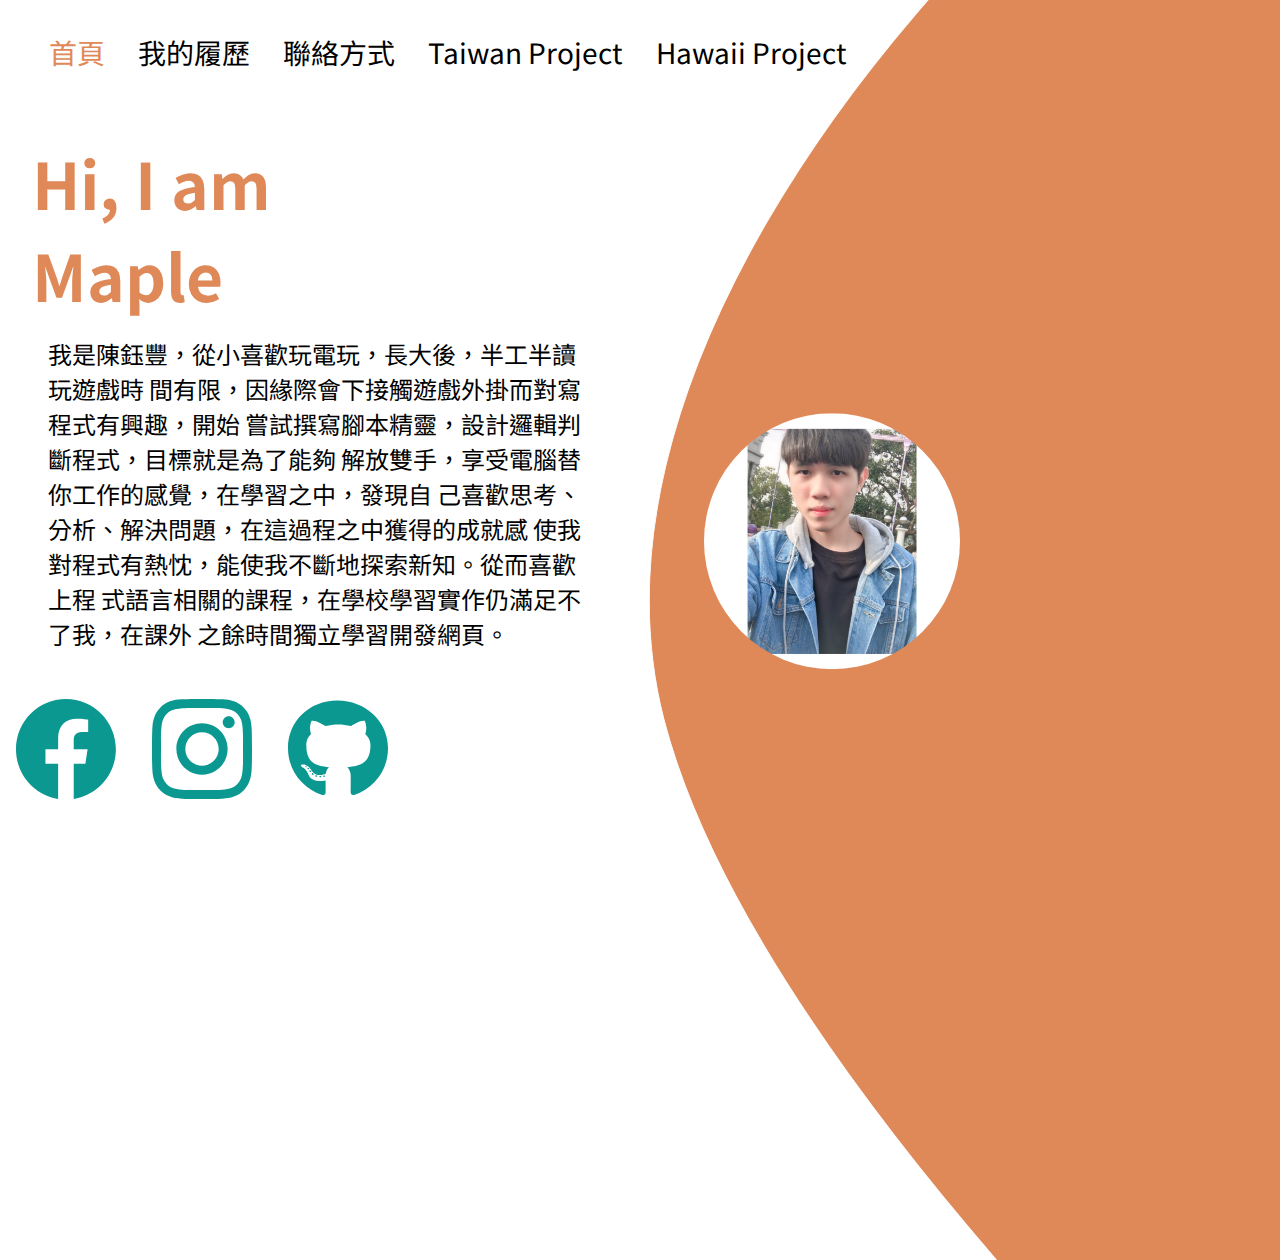
<file: Portfolio Project/index.html>
<!DOCTYPE html>
<html lang="zh">
<head>
    <meta charset="UTF-8">
    <meta http-equiv="X-UA-Compatible" content="IE=edge">
    <meta name="viewport" content="width=device-width, initial-scale=1.0">
    <meta name="author" content="Maple">
    <meta name="robots" content="index, follow">
    <meta name="description" content="這是Maple的個人網站。Maple是來自台灣的網頁開發人員。">
    <title>首頁 | Maple 網頁前端工程師</title>
    <!-- google font -->
    <link rel="preconnect" href="https://fonts.googleapis.com">
    <link rel="preconnect" href="https://fonts.gstatic.com" crossorigin>
    <link href="https://fonts.googleapis.com/css2?family=Noto+Sans+TC&display=swap" rel="stylesheet">
    <link rel="stylesheet" href="./styles/animation.css">
    <link rel="stylesheet" href="./styles/style.css">
</head>
<body>
    <!-- animation 動畫 -->
    <div class="animation">
        <div class="logo">
            <!-- Maple  -->
            <svg width="100" height="101" viewBox="0 0 100 101" fill="none" xmlns="http://www.w3.org/2000/svg">
                <path d="M5.40552 2.59091H2.90552V5.09091V96V98.5H5.40552H15.7038H18.2038V96V37.4223L42.6886 96.951L43.3258 98.5H45.0007H54.9439H56.6188L57.2559 96.951L81.7407 37.4223V96V98.5H84.2407H94.539H97.039V96V5.09091V2.59091H94.539H81.3998H79.722L79.0862 4.14369L49.9723 75.2554L20.8583 4.14369L20.2226 2.59091H18.5447H5.40552Z" stroke="white" stroke-width="5" 
                    id="first" class="thePaths"/>
                </svg>
            <svg width="66" height="82" viewBox="0 0 66 82" fill="none" xmlns="http://www.w3.org/2000/svg">
                <path d="M16.1071 76.4187L16.1149 76.4223L16.1227 76.426C20.0087 78.222 24.2934 79.098 28.9347 79.098C33.1354 79.098 36.8513 78.4728 39.9988 77.119C42.8714 75.8835 45.3014 74.3482 47.2088 72.4686V75V77.5H49.7088H60.1847H62.6847V75V30.0781C62.6847 24.4255 61.7638 19.6393 59.7115 15.9109C57.7601 12.366 55.2365 9.59715 52.0998 7.73432C49.197 5.99339 46.1489 4.82966 42.9642 4.26956C40.0221 3.7186 37.3521 3.43042 34.9716 3.43042C31.3089 3.43042 27.6027 3.9356 23.8585 4.93344C19.9952 5.9409 16.4354 7.72622 13.1913 10.2635C9.8392 12.8785 7.23819 16.4733 5.33001 20.9257L4.28231 23.3703L6.78703 24.2649L16.7302 27.816L18.8781 28.5831L19.8386 26.5144C20.7796 24.4877 22.4722 22.446 25.0899 20.4282C27.35 18.686 30.6643 17.6634 35.3267 17.6634C39.7651 17.6634 42.5961 18.7781 44.3239 20.5491L44.3293 20.5547L44.3347 20.5602C46.1484 22.3962 47.2088 25.0956 47.2088 29.0128V29.3679C47.2088 30.3778 46.9103 30.6015 46.6658 30.7387L46.6542 30.7452L46.6427 30.7518C45.9184 31.1683 44.4491 31.6121 41.937 31.8985C39.3351 32.1678 35.9578 32.5698 31.8119 33.1028L31.8064 33.1035C28.5657 33.5275 25.3409 34.1028 22.1322 34.829C18.82 35.5553 15.7594 36.6672 12.9648 38.1769C10.0159 39.77 7.63837 41.9905 5.86816 44.8138C4.00204 47.7595 3.17474 51.4337 3.17474 55.6463C3.17474 60.4848 4.30861 64.7727 6.69581 68.3876L6.70186 68.3967C9.03681 71.8991 12.1918 74.5762 16.1071 76.4187ZM39.7754 62.5714L39.7658 62.5769C37.391 63.9374 34.3535 64.6875 30.5327 64.6875C26.731 64.6875 23.8095 63.8554 21.6004 62.3711C19.6733 61.0317 18.6506 59.0988 18.6506 56.179C18.6506 53.9675 19.2305 52.5336 20.1176 51.5722C21.2382 50.3604 22.7484 49.4007 24.7446 48.7437L24.7536 48.7407L24.7625 48.7377C26.9609 47.9958 29.345 47.4529 31.9214 47.1168L31.9242 47.1164C33.0294 46.971 34.4791 46.7952 36.2776 46.5888L36.2951 46.5868L36.3125 46.5846C38.1684 46.3451 40.0676 46.0759 42.0101 45.7771L42.0256 45.7747L42.041 45.7721C43.9561 45.4529 45.6817 45.0875 47.2088 44.6713V50.3196C47.2088 52.7032 46.5939 54.9837 45.3218 57.1971L45.3164 57.2066L45.3111 57.216C44.1094 59.3497 42.298 61.1411 39.7754 62.5714Z" stroke="white" stroke-width="5" 
                    id="second" class="thePaths"/>
                </svg>
            <svg width="71" height="105" viewBox="0 0 71 105" fill="none" xmlns="http://www.w3.org/2000/svg">
                <path d="M2.5 99.6378V102.138H5H15.4759H17.9759V99.6378V70.2157C19.624 72.2454 21.8313 73.9923 24.5053 75.4946L24.5146 75.4998L24.524 75.505C27.6577 77.2303 31.6282 77.9901 36.25 77.9901C42.3753 77.9901 47.8793 76.4354 52.6749 73.271L52.6847 73.2644C57.4577 70.0824 61.1456 65.6245 63.7733 59.9894L63.7755 59.9845C66.4162 54.2895 67.6918 47.6563 67.6918 40.1562C67.6918 32.7125 66.4152 26.1223 63.7732 20.4563L61.9732 21.2956L63.7732 20.4563C61.1428 14.8151 57.4343 10.3676 52.624 7.21482C47.798 4.05187 42.2515 2.5 36.0724 2.5C31.3964 2.5 27.3956 3.27278 24.2769 5.0435C21.5161 6.59897 19.2623 8.43993 17.6207 10.6098V5.88778V3.38778H15.1207H5H2.5V5.88778V99.6378ZM50.1155 52.3174L50.112 52.3269C48.7738 55.8866 46.807 58.6302 44.2453 60.6544C41.8306 62.5565 38.7492 63.5795 34.8295 63.5795C31.0861 63.5795 28.0887 62.6141 25.6893 60.8047C23.2096 58.905 21.2624 56.245 19.8954 52.7085C18.5177 49.1144 17.7983 44.8864 17.7983 39.9787C17.7983 35.1253 18.5043 30.9897 19.8488 27.521L19.8511 27.515C21.1847 24.0478 23.1065 21.4737 25.5675 19.6656L25.5742 19.6607L25.5808 19.6558C27.976 17.8716 31.0071 16.9105 34.8295 16.9105C38.8252 16.9105 41.9381 17.9278 44.3476 19.8019L44.3586 19.8104L44.3698 19.8189C46.9113 21.7504 48.8509 24.4067 50.1549 27.8929L50.1589 27.9037L50.1631 27.9145C51.5162 31.4325 52.2159 35.4422 52.2159 39.9787C52.2159 44.5712 51.5023 48.6738 50.1155 52.3174Z" stroke="white" stroke-width="5"  
                    id="third" class="thePaths"/>
                </svg>
                    
            <svg width="22" height="101" viewBox="0 0 22 101" fill="none" xmlns="http://www.w3.org/2000/svg">
                <path d="M18.7323 5.09091V2.59091H16.2323H5.75647H3.25647V5.09091V96V98.5H5.75647H16.2323H18.7323V96V5.09091Z" stroke="white" stroke-width="5" 
                    id="fourth" class="thePaths"/>
                </svg>
                    
            <svg width="71" height="82" viewBox="0 0 71 82" fill="none" xmlns="http://www.w3.org/2000/svg">
                <path d="M18.9813 74.1963L18.9891 74.2011L18.9969 74.2058C24.2179 77.3839 30.3522 78.9205 37.2978 78.9205C42.1709 78.9205 46.6392 78.1704 50.6674 76.6236L50.6755 76.6205L50.6836 76.6174C54.6779 75.0516 58.0935 72.8531 60.8811 70L60.8861 69.9949L60.8911 69.9897C63.6761 67.1064 65.6695 63.7476 66.8517 59.9385L67.6131 57.4848L65.1396 56.7905L55.0189 53.9496L52.8085 53.3291L52.0024 55.4787C51.2303 57.5379 50.1635 59.1979 48.827 60.5127C47.4737 61.8144 45.8521 62.8118 43.9273 63.4969C42.0141 64.1588 39.814 64.51 37.2978 64.51C33.4406 64.51 30.1708 63.678 27.4083 62.094C24.6659 60.4923 22.4915 58.1616 20.8886 55.0128C19.7716 52.7564 19.0243 50.0841 18.6904 46.9602H65.5293H68.0293V44.4602V40.0213C68.0293 33.4548 67.1612 27.771 65.3301 23.0486C63.5348 18.4187 61.0803 14.5866 57.9125 11.6481C54.8312 8.76057 51.3784 6.64535 47.5615 5.34041C43.8468 4.07043 40.0671 3.43042 36.2325 3.43042C29.6502 3.43042 23.7774 5.05072 18.7083 8.36462C13.7066 11.6242 9.83418 16.1616 7.07938 21.8928L7.07938 21.8928L7.07685 21.8981C4.34426 27.6175 3.01514 34.1526 3.01514 41.4418C3.01514 48.7301 4.34398 55.2403 7.08157 60.9065L7.08525 60.9141L7.08899 60.9217C9.86024 66.5598 13.8274 71.0073 18.9813 74.1963ZM52.2503 32.9049H18.869C19.2227 31.0434 19.8243 29.26 20.6725 27.5482C22.1093 24.6484 24.1442 22.317 26.8023 20.5189L26.8067 20.5159C29.387 18.7623 32.4925 17.8409 36.2325 17.8409C39.6238 17.8409 42.4324 18.6178 44.7578 20.0774L44.7679 20.0836C47.1783 21.5806 49.0249 23.6111 50.3316 26.2246L50.336 26.2333L50.3404 26.242C51.3486 28.2196 51.994 30.4322 52.2503 32.9049Z" stroke="white" stroke-width="5" 
                    id="fifth" class="thePaths"/>
                </svg>
            <br>
            <!-- 網頁前端工程師  -->
            <svg width="126" height="128" viewBox="0 0 126 128" fill="none" xmlns="http://www.w3.org/2000/svg">
                <path d="M68.1082 29.1793C70.0209 33.2916 71.8398 38.5841 72.8109 42.75H68.875H66.625V23.875H74.8866L69.5404 25.7684L66.9487 26.6863L68.1082 29.1793ZM66.625 63.25V55.125H68.875H80.875V63.25H67.875H66.625ZM67.875 75.625H70.625V90.75C70.625 95.224 71.0675 99.1087 73.3374 101.753C75.7122 104.52 79.4467 105.25 84 105.25H84.0096H84.0195H84.0295H84.0398H84.0502H84.0609H84.0717H84.0828H84.0941H84.1055H84.1172H84.1291H84.1411H84.1534H84.1659H84.1786H84.1914H84.2045H84.2177H84.2312H84.2448H84.2586H84.2726H84.2869H84.3013H84.3158H84.3306H84.3456H84.3607H84.3761H84.3916H84.4073H84.4232H84.4393H84.4556H84.472H84.4886H84.5054H84.5224H84.5395H84.5569H84.5744H84.5921H84.6099H84.628H84.6462H84.6646H84.6831H84.7018H84.7207H84.7398H84.759H84.7784H84.798H84.8177H84.8376H84.8577H84.8779H84.8983H84.9189H84.9396H84.9605H84.9815H85.0027H85.024H85.0456H85.0672H85.0891H85.111H85.1332H85.1554H85.1779H85.2005H85.2232H85.2461H85.2692H85.2924H85.3157H85.3392H85.3628H85.3866H85.4105H85.4346H85.4588H85.4832H85.5077H85.5323H85.5571H85.582H85.6071H85.6323H85.6576H85.6831H85.7087H85.7344H85.7603H85.7863H85.8124H85.8387H85.8651H85.8916H85.9183H85.9451H85.972H85.9991H86.0262H86.0535H86.0809H86.1085H86.1362H86.1639H86.1919H86.2199H86.248H86.2763H86.3047H86.3332H86.3618H86.3906H86.4194H86.4484H86.4775H86.5067H86.536H86.5654H86.5949H86.6246H86.6543H86.6842H86.7141H86.7442H86.7744H86.8046H86.835H86.8655H86.8961H86.9268H86.9576H86.9885H87.0195H87.0505H87.0817H87.113H87.1444H87.1759H87.2074H87.2391H87.2709H87.3027H87.3346H87.3667H87.3988H87.431H87.4633H87.4957H87.5282H87.5607H87.5934H87.6261H87.6589H87.6918H87.7248H87.7578H87.791H87.8242H87.8575H87.8909H87.9243H87.9578H87.9914H88.0251H88.0589H88.0927H88.1266H88.1606H88.1946H88.2287H88.2629H88.2972H88.3315H88.3659H88.4003H88.4348H88.4694H88.5041H88.5388H88.5735H88.6084H88.6433H88.6782H88.7132H88.7483H88.7834H88.8186H88.8539H88.8891H88.9245H88.9599H88.9954H89.0309H89.0664H89.102H89.1377H89.1734H89.2092H89.245H89.2808H89.3167H89.3527H89.3886H89.4247H89.4607H89.4969H89.533H89.5692H89.6054H89.6417H89.678H89.7144H89.7508H89.7872H89.8236H89.8601H89.8966H89.9332H89.9698H90.0064H90.043H90.0797H90.1164H90.1532H90.1899H90.2267H90.2635H90.3003H90.3372H90.3741H90.411H90.4479H90.4849H90.5218H90.5588H90.5958H90.6328H90.6699H90.7069H90.744H90.7811H90.8182H90.8553H90.8924H90.9295H90.9667H91.0038H91.041H91.0781H91.1153H91.1525H91.1897H91.2269H91.2641H91.3013H91.3385H91.3757H91.4129H91.4501H91.4873H91.5245H91.5617H91.5989H91.636H91.6732H91.7104H91.7476H91.7848H91.8219H91.8591H91.8962H91.9333H91.9705H92.0076H92.0447H92.0817H92.1188H92.1559H92.1929H92.2299H92.2669H92.3039H92.3409H92.3778H92.4148H92.4517H92.4886H92.5254H92.5623H92.5991H92.6359H92.6726H92.7094H92.7461H92.7828H92.8194H92.856H92.8926H92.9292H92.9657H93.0022H93.0387H93.0751H93.1115H93.1478H93.1841H93.2204H93.2567H93.2929H93.329H93.3651H93.4012H93.4373H93.4733H93.5092H93.5451H93.581H93.6168H93.6525H93.6883H93.7239H93.7595H93.7951H93.8306H93.8661H93.9015H93.9369H93.9722H94.0074H94.0426H94.0777H94.1128H94.1478H94.1828H94.2177H94.2525H94.2873H94.322H94.3567H94.3913H94.4258H94.4603H94.4947H94.529H94.5633H94.5975H94.6316H94.6656H94.6996H94.7335H94.7674H94.8011H94.8348H94.8684H94.902H94.9354H94.9688H95.0021H95.0354H95.0685H95.1016H95.1346H95.1675H95.2003H95.233H95.2657H95.2983H95.3308H95.3632H95.3955H95.4277H95.4598H95.4919H95.5238H95.5557H95.5875H95.6191H95.6507H95.6822H95.7136H95.7449H95.7761H95.8072H95.8382H95.8691H95.8999H95.9306H95.9612H95.9917H96.0221H96.0524H96.0826H96.1127H96.1427H96.1726H96.2023H96.232H96.2615H96.291H96.3203H96.3495H96.3786H96.4076H96.4365H96.4652H96.4939H96.5224H96.5508H96.5791H96.6072H96.6353H96.6632H96.691H96.7187H96.7463H96.7737H96.801H96.8282H96.8553H96.8822H96.909H96.9357H96.9623H96.9887H97.015H97.0411H97.0672H97.0931H97.1188H97.1445H97.17H97.1953H97.2205H97.2456H97.2705H97.2953H97.32H97.3445H97.3689H97.3931H97.4172H97.4412H97.465H97.4886H97.5122H97.5355H97.5587H97.5818H97.6047H97.6275H97.6501H97.6726H97.6949H97.717H97.739H97.7609H97.7826H97.8041H97.8255H97.8467H97.8678H97.8887H97.9094H97.93H97.9504H97.9707H97.9908H98.0107H98.0304H98.05H98.0695H98.0887H98.1078H98.1267H98.1455H98.1641H98.1825H98.2007H98.2188H98.2367H98.2544H98.2719H98.2893H98.3065H98.3235H98.3403H98.3569H98.3734H98.3897H98.4058H98.4217H98.4375H98.453H98.4684H98.4836H98.4986H98.5134H98.528H98.5424H98.5567H98.5707H98.5846H98.5982H98.6117H98.625H98.6715C100.138 105.25 101.669 105.25 103.041 105.167C104.381 105.087 105.831 104.917 107.022 104.458L108.864 103.75L108.603 101.795C108.486 100.92 108.366 99.6336 108.24 98.2424C108.229 98.1258 108.218 98.0084 108.208 97.8907C108.094 96.6387 107.977 95.342 107.858 94.3329L107.532 91.5616L104.813 92.189C103.504 92.491 100.402 92.625 98.5 92.625H98.4875H98.4747H98.4618H98.4487H98.4355H98.422H98.4084H98.3946H98.3806H98.3665H98.3521H98.3376H98.3229H98.3081H98.293H98.2778H98.2625H98.2469H98.2312H98.2153H98.1993H98.183H98.1666H98.1501H98.1334H98.1165H98.0994H98.0822H98.0648H98.0473H98.0296H98.0117H97.9937H97.9755H97.9571H97.9386H97.92H97.9012H97.8822H97.863H97.8438H97.8243H97.8047H97.785H97.7651H97.745H97.7248H97.7045H97.684H97.6634H97.6426H97.6216H97.6005H97.5793H97.5579H97.5364H97.5147H97.4929H97.471H97.4489H97.4267H97.4043H97.3818H97.3591H97.3363H97.3134H97.2904H97.2672H97.2439H97.2204H97.1968H97.1731H97.1492H97.1252H97.1011H97.0768H97.0525H97.0279H97.0033H96.9785H96.9536H96.9286H96.9035H96.8782H96.8528H96.8273H96.8017H96.7759H96.75H96.7241H96.6979H96.6717H96.6453H96.6189H96.5923H96.5656H96.5388H96.5118H96.4848H96.4576H96.4304H96.403H96.3755H96.3479H96.3202H96.2924H96.2644H96.2364H96.2083H96.18H96.1517H96.1232H96.0947H96.066H96.0372H96.0084H95.9794H95.9503H95.9212H95.8919H95.8625H95.8331H95.8035H95.7739H95.7441H95.7143H95.6843H95.6543H95.6242H95.594H95.5637H95.5333H95.5028H95.4722H95.4416H95.4108H95.38H95.3491H95.3181H95.287H95.2558H95.2245H95.1932H95.1618H95.1303H95.0987H95.067H95.0353H95.0035H94.9716H94.9396H94.9076H94.8754H94.8432H94.811H94.7786H94.7462H94.7137H94.6812H94.6485H94.6158H94.5831H94.5502H94.5173H94.4844H94.4513H94.4182H94.3851H94.3518H94.3185H94.2852H94.2518H94.2183H94.1847H94.1511H94.1175H94.0838H94.05H94.0162H93.9823H93.9483H93.9143H93.8803H93.8462H93.812H93.7778H93.7436H93.7093H93.6749H93.6405H93.606H93.5715H93.537H93.5024H93.4678H93.4331H93.3983H93.3636H93.3287H93.2939H93.259H93.224H93.1891H93.1541H93.119H93.0839H93.0488H93.0136H92.9784H92.9432H92.9079H92.8726H92.8372H92.8019H92.7665H92.731H92.6956H92.6601H92.6246H92.589H92.5534H92.5178H92.4822H92.4466H92.4109H92.3752H92.3395H92.3037H92.268H92.2322H92.1964H92.1606H92.1247H92.0889H92.053H92.0171H91.9812H91.9453H91.9093H91.8734H91.8374H91.8014H91.7654H91.7294H91.6934H91.6574H91.6214H91.5854H91.5493H91.5133H91.4772H91.4411H91.4051H91.369H91.333H91.2969H91.2608H91.2247H91.1887H91.1526H91.1165H91.0805H91.0444H91.0083H90.9723H90.9362H90.9002H90.8641H90.8281H90.7921H90.756H90.72H90.684H90.648H90.6121H90.5761H90.5402H90.5042H90.4683H90.4324H90.3965H90.3606H90.3248H90.2889H90.2531H90.2173H90.1815H90.1457H90.11H90.0743H90.0386H90.0029H89.9672H89.9316H89.896H89.8604H89.8249H89.7894H89.7539H89.7184H89.683H89.6476H89.6122H89.5769H89.5416H89.5063H89.4711H89.4358H89.4007H89.3655H89.3305H89.2954H89.2604H89.2254H89.1905H89.1555H89.1207H89.0859H89.0511H89.0164H88.9817H88.947H88.9124H88.8779H88.8434H88.8089H88.7745H88.7402H88.7058H88.6716H88.6374H88.6032H88.5691H88.5351H88.5011H88.4671H88.4332H88.3994H88.3656H88.3319H88.2982H88.2646H88.2311H88.1976H88.1642H88.1309H88.0976H88.0643H88.0312H87.9981H87.965H87.932H87.8991H87.8663H87.8335H87.8008H87.7682H87.7356H87.7031H87.6707H87.6384H87.6061H87.5739H87.5418H87.5097H87.4778H87.4459H87.414H87.3823H87.3506H87.3191H87.2876H87.2561H87.2248H87.1935H87.1624H87.1313H87.1003H87.0693H87.0385H87.0077H86.9771H86.9465H86.916H86.8856H86.8553H86.8251H86.795H86.7649H86.735H86.7052H86.6754H86.6458H86.6162H86.5867H86.5574H86.5281H86.4989H86.4699H86.4409H86.412H86.3833H86.3546H86.326H86.2976H86.2692H86.241H86.2128H86.1848H86.1568H86.129H86.1013H86.0737H86.0462H86.0188H85.9916H85.9644H85.9373H85.9104H85.8836H85.8569H85.8303H85.8038H85.7775H85.7512H85.7251H85.6991H85.6732H85.6475H85.6218H85.5963H85.5709H85.5456H85.5205H85.4955H85.4706H85.4458H85.4212H85.3967H85.3723H85.348H85.3239H85.2999H85.276H85.2523H85.2287H85.2052H85.1819H85.1587H85.1356H85.1127H85.0899H85.0673H85.0447H85.0224H85.0001H84.9781H84.9561H84.9343H84.9126H84.8911H84.8697H84.8485H84.8274H84.8064H84.7856H84.765H84.7445H84.7241H84.7039H84.6839H84.664H84.6442H84.6246H84.6052H84.5859H84.5668H84.5478H84.529H84.5103H84.4918H84.4734H84.4552H84.4372H84.4193H84.4016H84.3841H84.3667H84.3495H84.3324H84.3155H84.2988H84.2822H84.2658H84.2496H84.2335H84.2176H84.2019H84.1864H84.171H84.1558H84.1407H84.1259H84.1112H84.0967H84.0823H84.0682H84.0542H84.0404H84.0267H84.0133H84C83.9367 92.625 83.8801 92.624 83.8295 92.6222C83.8278 92.6102 83.8261 92.5977 83.8245 92.5849C83.7741 92.2009 83.75 91.6613 83.75 90.875V75.625H107.875H109.5V111.376C109.205 111.377 108.832 111.381 108.395 111.385C105.955 111.409 101.483 111.452 96.986 111.252L92.8383 111.068L94.6157 114.82C95.6742 117.055 96.8069 120.526 97.0153 122.401L97.2624 124.625H99.5C103.573 124.625 107.03 124.563 109.9 124.336C112.745 124.111 115.185 123.713 117.147 122.958L117.207 122.935L117.265 122.91C119.399 121.961 121.001 120.573 121.972 118.471C122.878 116.511 123.125 114.157 123.125 111.5V13V10.5H120.625H118H115.5H112H109.5H55.625H53.125V13V23.5137L51.4204 22.729L43.5454 19.1041L41.3876 18.1108L40.2854 20.215C37.2366 26.0355 33.2219 32.9427 28.8902 39.7796C27.8445 38.4592 26.7079 37.1071 25.5146 35.7535C29.9886 28.7586 34.9324 19.2623 38.9739 11.392L40.252 8.90317L37.6356 7.91211L29.3856 4.7871L27.0783 3.91313L26.174 6.20869C23.8586 12.0863 20.19 20.0231 16.6734 26.6516C16.1714 26.1809 15.6729 25.7209 15.18 25.2736L13.2488 23.5213L11.5794 25.5245L6.57945 31.5245L5.08941 33.3126L6.76655 34.9264C11.9054 39.8714 17.4846 46.2572 21.0716 51.5044C19.0579 54.3613 17.057 57.067 15.128 59.5162C12.3533 59.6477 9.75635 59.7686 7.38518 59.8776L4.6988 60.0012L5.01763 62.6714L6.01763 71.0464L6.29873 73.4006L8.66448 73.2446C13.5269 72.924 19.0886 72.5783 25.0287 72.2092C25.2686 72.1943 25.509 72.1793 25.75 72.1643V122V124.5H28.25H36.5H39V122V82.2801C41.7474 89.2087 44.0871 97.864 44.7685 103.429L45.1323 106.4L47.991 105.513L53.125 103.919V122.25V124.75H55.625H64.125H66.625V122.25V75.625H67.875ZM107.875 63.25H94V55.125H107.125H109.5V63.25H107.875ZM109.5 23.875V42.75H107.125H101.633C102.855 40.2197 104.152 37.3756 105.436 34.5589C106.354 32.5462 107.265 30.5475 108.138 28.6873L109.339 26.1297L106.654 25.2494L102.462 23.875H109.5ZM89.3452 42.4741L89.221 42.75H84.847L84.841 42.714C84.0447 37.9362 81.5784 30.4276 78.5795 24.8209L78.0735 23.875H95.9893L95.828 24.5054C94.4988 29.7015 91.5558 37.5616 89.3452 42.4741ZM53.125 25.3115V57.6699C51.1072 53.5615 48.8011 49.4237 46.4842 45.7828L45.3459 43.9941L43.3953 44.8249L39.161 46.6285C43.9481 39.7152 48.5869 32.612 52.4982 26.3198L53.125 25.3115ZM39 78.2129V71.3329C40.9461 71.2087 42.9051 71.0825 44.8676 70.9541C45.5083 72.7373 46.0406 74.4132 46.4353 75.9147L40.1367 77.8615L39 78.2129ZM53.125 85.1037C52.3587 82.8195 51.5143 80.5615 50.6154 78.4423L53.125 77.2938V85.1037ZM35.6692 51.5978C36.9295 53.6966 38.1764 55.9728 39.3585 58.3079C36.3239 58.4676 33.333 58.6215 30.4205 58.7685C32.1525 56.4679 33.9114 54.0615 35.6692 51.5978ZM15.43 76.0373L12.8485 75.5865L12.5197 78.1864C11.1512 89.0107 8.81631 99.8827 5.03613 107.089L3.81946 109.408L6.19279 110.515C6.64356 110.726 7.12067 110.943 7.62883 111.174C8.32024 111.488 9.06913 111.829 9.88738 112.215C11.2714 112.867 12.4166 113.449 12.9883 113.83L15.3446 115.401L16.6111 112.868C20.7934 104.503 23.7139 92.1841 25.3519 80.214L25.6786 77.8267L23.305 77.4123L15.43 76.0373Z" stroke="white" stroke-width="5" 
                    id="sixth" class="thePaths"/>
                </svg>
            <svg width="134" height="121" viewBox="0 0 134 121" fill="none" xmlns="http://www.w3.org/2000/svg">
                <path d="M109.875 23.125H72.4522C73.1367 21.0335 73.8284 18.8372 74.5089 16.625H119.5H122V14.125V5.5V3H119.5H15.125H12.625V5.5V14.125V16.625H15.125H58.9004C58.4419 18.8131 57.9218 21.04 57.381 23.125H27H24.5V25.625V89.375V91.875H27H43.1928C34.1997 96.5589 20.9507 101.389 9.97667 104.336L5.64715 105.498L8.91159 108.571C10.9302 110.47 13.7097 113.613 15.125 115.5L16.1519 116.869L17.7999 116.407C31.3068 112.62 48.5403 105.919 59.6756 99.135L62.8936 97.1746L59.8365 94.9717L55.539 91.875H79.2867L75.0529 95.7893L71.9752 98.6347L75.9413 99.9906C90.4501 104.951 105.19 111.52 113.921 116.316L115.313 117.081L116.597 116.146L125.347 109.771L128.668 107.351L124.993 105.514C116.866 101.45 104.521 96.3026 92.1408 91.875H109.875H112.375V89.375V25.625V23.125H109.875ZM39.25 35.625H97.375V41.875H39.25V35.625ZM39.25 54.125H97.375V60.625H39.25V54.125ZM39.25 72.875H97.375V79.375H39.25V72.875Z" stroke="white" stroke-width="5" 
                    id="seventh" class="thePaths"/>
                </svg>
            <svg width="123" height="127" viewBox="0 0 123 127" fill="none" xmlns="http://www.w3.org/2000/svg">
                <path d="M5.625 24.25H3.125V26.75V35.5V38H5.625H117.375H119.875V35.5V26.75V24.25H117.375H92.9194C95.8094 19.9778 98.7381 15.3694 101.382 11.0564L103.039 8.3526L100.023 7.37242L90.0227 4.12242L87.9132 3.43683L86.9813 5.44969C84.4213 10.9793 80.1263 18.5131 76.2239 24.25H48.7841L48.3725 23.4051C45.8635 18.255 40.456 10.6854 35.4768 5.19546L34.3345 3.93605L32.7435 4.53558L24.1185 7.78557L20.726 9.0639L23.1267 11.7805C26.3879 15.4708 29.7983 20.2198 32.1833 24.25H5.625ZM24.875 121.375V96.875H47.625V110.886C45.9354 110.996 40.3801 110.998 34.2249 110.752L29.894 110.579L31.9127 114.414C33.0882 116.648 34.364 119.927 34.8036 122.015L35.2215 124H37.25H37.3272C41.5143 124 45.0817 124 48.023 123.807C50.9498 123.615 53.5249 123.221 55.6253 122.291C57.7811 121.364 59.439 120.011 60.4761 117.982C61.4625 116.052 61.75 113.768 61.75 111.25V46.625V44.125H59.25H55.625H53.125H50.125H47.625H13.5H11V46.625V121.375V123.875H13.5H22.375H24.875V121.375ZM24.875 84.5V76.875H47.625V84.5H24.875ZM24.875 57.25H47.625V64.5H24.875V57.25ZM74.375 45.25H71.875V47.75V99.125V101.625H74.375H83.25H85.75V99.125V47.75V45.25H83.25H74.375ZM99.75 41.5H97.25V44V110.233C97.1677 110.241 97.076 110.248 96.9741 110.255C94.9692 110.372 88.324 110.376 80.7069 110.126L76.3184 109.982L78.4345 113.83C79.701 116.133 81.1041 119.893 81.5485 122.115L81.9505 124.125H84C88.8809 124.125 92.9578 124.063 96.3196 123.822C99.66 123.582 102.456 123.156 104.711 122.356L104.744 122.344L104.777 122.331C107.13 121.421 108.964 120.041 110.108 117.842C111.187 115.769 111.5 113.247 111.5 110.375V44V41.5H109H99.75Z" stroke="white" stroke-width="5" 
                    id="eighth" class="thePaths"/>
                </svg>
            <svg width="128" height="126" viewBox="0 0 128 126" fill="none" xmlns="http://www.w3.org/2000/svg">
                <path d="M50.125 47.875H47.9609C48.1344 46.8213 48.3035 45.7869 48.4677 44.7757L48.8499 42.4219L46.5168 41.929L43.3028 41.25H48.875H51.375V38.75V30.125V27.625H48.875H36.125V6.625V4.125H33.625H25.125H22.625V6.625V27.625H9.375H6.875V30.125V38.75V41.25H9.375H18.4361L11.7002 42.4114L9.15567 42.8501L9.67636 45.3791C12.2775 58.0131 14.25 74.4636 14.25 85.25V88.1855L17.1481 87.7181L24.8981 86.4681L27.0243 86.1252L26.9998 83.9716C26.8725 72.7621 24.7191 56.0859 21.8149 43.0802L21.4062 41.25H34.7181L34.6332 42.298C33.5165 56.0701 30.5331 75.9451 27.8158 87.5553L27.7913 87.66C19.8138 89.3876 12.4624 90.9363 6.54091 92.0425L3.9472 92.5271L4.57083 95.0909L6.82083 104.341L7.40967 106.762L9.83247 106.181C10.6737 105.98 11.5335 105.774 12.4104 105.564C23.7231 102.855 37.8715 99.4672 51.5 95.9607V119.875V122.375H54H62.5H65V119.875V81.125H71V118.625V121.125H73.5H81H83.5V118.625V81.125H90V118.375V120.875H92.5H100.125H102.625V120.342C102.637 120.408 102.648 120.472 102.659 120.536L103.007 122.625H105.125H105.229C107.956 122.625 110.34 122.625 112.383 122.426C114.453 122.224 116.357 121.804 118.115 120.864C119.913 120.03 121.134 118.708 121.829 116.923C122.475 115.265 122.625 113.312 122.625 111.25V70.5V68H120.125H118.75H116.25H111.625H109.125H90.8662C91.2506 66.7859 91.6397 65.54 92.0316 64.285C92.3339 63.317 92.6378 62.3436 92.9427 61.375H122.75H125.25V58.875V50.375V47.875H122.75H50.125ZM41.077 84.7593C43.3615 74.611 45.7261 61.3273 47.625 49.9051V50.375V58.875V61.375H50.125H77.6686C77.2632 63.6098 76.8152 65.8777 76.3553 68H54H51.5V70.5V82.4854L50.5947 82.6819C47.4231 83.3703 44.2364 84.0674 41.077 84.7593ZM102.625 110.128V81.125H109.125V110.195C107.848 110.239 105.471 110.225 102.625 110.128ZM110.333 110.121C110.333 110.122 110.324 110.123 110.303 110.124C110.322 110.121 110.332 110.121 110.333 110.121ZM81.5 2.75H79V5.25V30.25H66.75V11.375V8.875H64.25H55.5H53V11.375V41V43.5H55.5H118.5H121V41V11.375V8.875H118.5H109.5H107V11.375V30.25H93V5.25V2.75H90.5H81.5Z" stroke="white" stroke-width="5" 
                    id="ninth" class="thePaths"/>
                </svg>
            <svg width="123" height="102" viewBox="0 0 123 102" fill="none" xmlns="http://www.w3.org/2000/svg">
                <path d="M12 2.625H9.5V5.125V14.875V17.375H12H53.375V84.625H5.375H2.875V87.125V96.5V99H5.375H117.75H120.25V96.5V87.125V84.625H117.75H68.875V17.375H111.5H114V14.875V5.125V2.625H111.5H12Z" stroke="white" stroke-width="5" 
                    id="tenth" class="thePaths"/>
                </svg>
            <svg width="129" height="125" viewBox="0 0 129 125" fill="none" xmlns="http://www.w3.org/2000/svg">
                <path d="M56.5658 71.375H81V81.375H59H56.5V83.875V92V94.5H59H81V105.875H50.625H48.125V108.375V116.75V119.25H50.625H123.375H125.875V116.75V108.375V105.875H123.375H95.25V94.5H117.75H120.25V92V83.875V81.375H117.75H95.25V71.375H120.625H123.125V68.875V60.625V58.125H120.625H56H53.5V60.625V68.0552C52.1048 66.5841 50.5248 64.9539 48.9546 63.3567C46.0496 60.4018 43.0492 57.4299 41.125 55.6198V51.625H54.375H56.875V49.125V40.25V37.75H54.375H41.125V21.0319C46.4146 19.6654 51.3629 18.1316 55.5578 16.4445L58.25 15.3617V49.625V52.125H60.75H116.25H118.75V49.625V10.25V7.75H116.25H60.75H58.25V10.25V14.3859L56.4705 12.4386L49.8455 5.18857L48.6078 3.83406L46.9445 4.60875C38.1715 8.69481 21.9991 12.1531 7.83547 14.5346L4.42008 15.1089L6.04053 18.1697C7.10619 20.1826 8.25685 22.9755 8.69146 24.8226L9.2126 27.0374L11.4666 26.7266C16.3957 26.0467 21.6922 25.1917 27 24.1738V37.75H9H6.5V40.25V49.125V51.625H9H24.6576C19.6014 64.8675 11.7347 79.0715 4.64176 86.9526L3.25348 88.4951L4.51411 90.1436C6.02202 92.1155 8.1138 95.7471 8.87829 98.0406L10.3028 102.314L13.1756 98.8444C17.9315 93.1002 22.7328 85.0043 27 76.1698V119.75V122.25H29.5H38.625H41.125V119.75V73.0703C43.9887 76.8214 46.6484 80.5096 47.9675 82.763L49.8735 86.0191L52.1291 82.9946L57.6291 75.6196L58.7837 74.0714L57.5772 72.5633C57.3194 72.241 56.9767 71.8395 56.5658 71.375ZM72 20.875H104.625V39H72V20.875Z" stroke="white" stroke-width="5" 
                    id="eleventh" class="thePaths"/>
                </svg>
            <svg width="120" height="126" viewBox="0 0 120 126" fill="none" xmlns="http://www.w3.org/2000/svg">
                <path d="M6.25 22.375H5H2.5V24.875V117.25V119.75H5H13.5H16V117.25V111.25H43.75H46.25V108.75V71.125V68.625H43.75H16V62.125H42.625H45.125V59.625V24.875V23.75H47.5H73.875V34.125H52.25H49.75V36.625V102.25V104.75H52.25H60.875H63.375V102.25V47.625H73.875V120.875V123.375H76.375H85.25H87.75V120.875V94.4927L88.0377 95.0394C89.1974 97.2428 90.3078 100.43 90.5137 102.387L90.7494 104.625H93H93.0911C96.3918 104.625 99.2577 104.625 101.657 104.429C104.063 104.233 106.263 103.824 108.137 102.851C110.116 101.857 111.496 100.432 112.306 98.4966C113.065 96.6826 113.25 94.5879 113.25 92.375V36.625V34.125H110.75H108.875H106.375H101.875H99.375H87.75V23.75H114.375H116.875V21.25V12.625V10.125H114.375H47.5H45V12.625V21.25V22.375H42.625H27.9231C29.8734 17.8585 31.7986 12.8489 33.4675 8.37345L34.5485 5.47436L31.487 5.02634L21.237 3.52635L18.8889 3.18273L18.4236 5.50971C17.4641 10.3067 15.5808 16.9046 13.7425 22.375H13.5H8.75H6.25ZM16 35.5H31.625V48.875H16V35.5ZM16 98.25V81.75H32.875V98.25H16ZM87.75 91.3083V47.625H99.375V91.4995C97.7122 91.4968 94.2758 91.4801 90.3158 91.3759L87.75 91.3083Z" stroke="white" stroke-width="5" 
                    id="twelfth" class="thePaths"/>
                </svg>
                                                                                                                      
        </div>
    </div>
    <!-- background -->
    <img class="orange" src="./ICONS/OrangeBackground.svg" alt="">
    <!-- header and navbar -->
    <header>
        <nav>
            <ul>
                <li><a class="active" href="index.html">首頁</a></li>
                <li><a href="resume.html">我的履歷</a></li>
                <li><a href="contact.html">聯絡方式</a></li>
                <li><a href="./taiwan project/index.html">Taiwan Project</a></li>
                <li><a href="./Hawaii Project/index.html">Hawaii Project</a></li>
            </ul>
        </nav>
    </header>

    <!-- intraoduction and picture -->
    <main>
        <section class="left">
            <h1>
                Hi, I am <br>
                Maple
            </h1>
            <p>
                我是陳鈺豐，從小喜歡玩電玩，長大後，半工半讀玩遊戲時
                間有限，因緣際會下接觸遊戲外掛而對寫程式有興趣，開始
                嘗試撰寫腳本精靈，設計邏輯判斷程式，目標就是為了能夠
                解放雙手，享受電腦替你工作的感覺，在學習之中，發現自
                己喜歡思考、分析、解決問題，在這過程之中獲得的成就感
                使我對程式有熱忱，能使我不斷地探索新知。從而喜歡上程
                式語言相關的課程，在學校學習實作仍滿足不了我，在課外
                之餘時間獨立學習開發網頁。
            </p>
        </section>
        <section class="right">
            <img class="myPic" src="./pictures/LINE_P202247_105733.jpg" alt="pic">
        </section>
    </main>

    <!-- link for facebook instagram and github -->
    <footer>
        <a href="#"><img src="./ICONS/facebook.svg" alt="facebook" title="facebook page"></a>
        <a href="#"><img src="./ICONS/instagram.svg" alt="instagram" title="instagram page"></a>
        <a href="#"><img src="./ICONS/github-brands 1.svg" alt="github" title="github page"></a>

    </footer>
</body>
<script src="./app.js"></script>
</html>
</file>
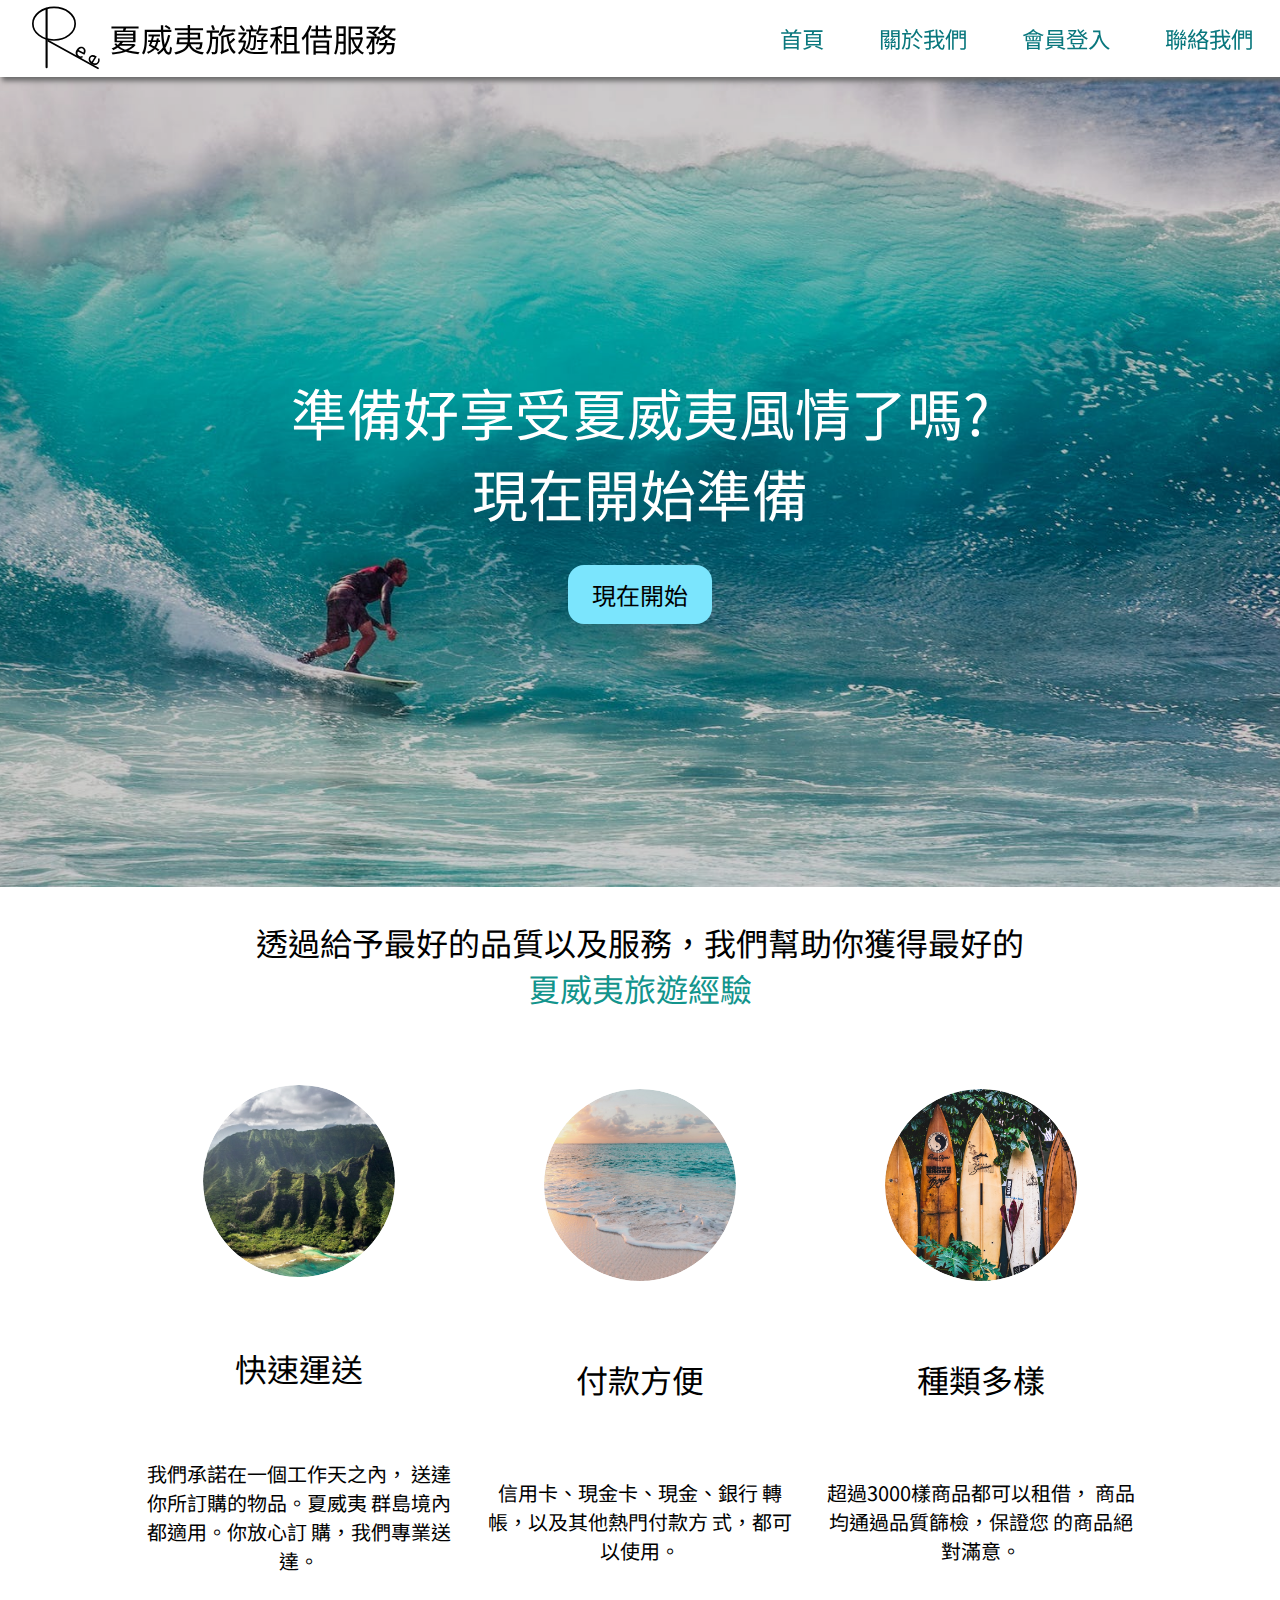
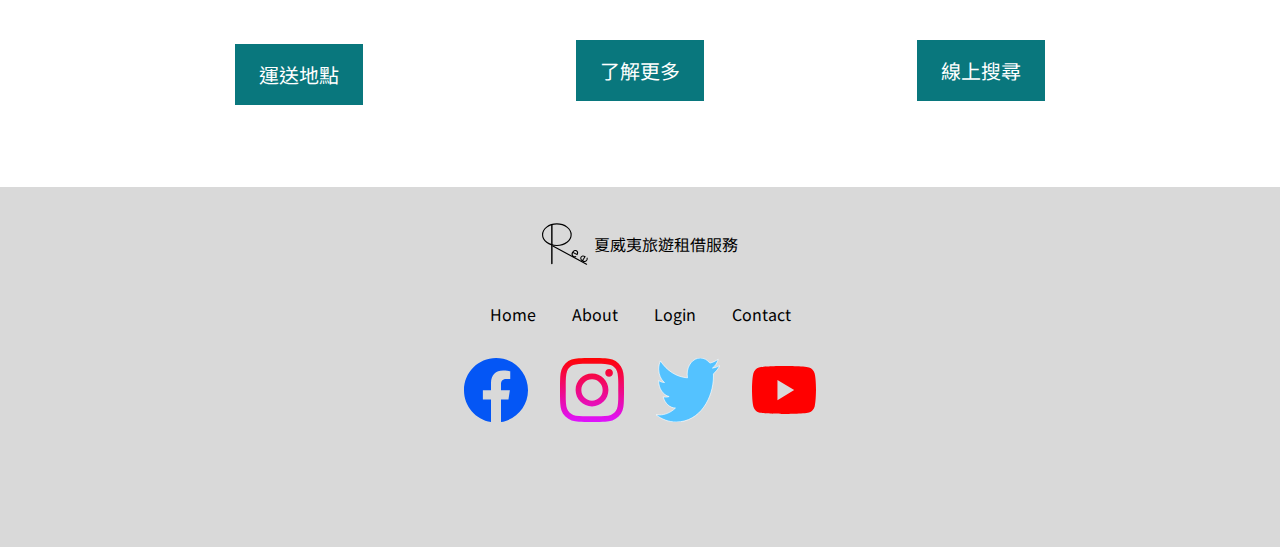
<file: Portfolio Project/Hawaii Project/index.html>
<!DOCTYPE html>
<html lang="zh">
<head>
    <meta charset="UTF-8">
    <meta http-equiv="X-UA-Compatible" content="IE=edge">
    <meta name="viewport" content="width=device-width, initial-scale=1.0">
    <title>夏威夷旅遊租借服務 | 夏威夷最方便快速的旅遊出租服務網站</title>
    <meta name="description" content="我們提供夏威夷旅遊租借服務，例如: 衝浪板 汽車 帳篷 等等。">
    <meta name="robots" content="index, follow">
    <!-- Google font setting -->
    <link rel="preconnect" href="https://fonts.googleapis.com">
    <link rel="preconnect" href="https://fonts.gstatic.com" crossorigin>
    <link href="https://fonts.googleapis.com/css2?family=Noto+Sans+TC&display=swap" rel="stylesheet">
    <link rel="stylesheet" href="styles/style.css">
</head> 
<body>
    <!-- header -->
    <header>
        <div class="logo">
            <img src="./Icons/black logo.svg" alt="Logo">
            <h1>夏威夷旅遊租借服務</h1>
        </div>

        <nav>
            <ul>
                <li><a href="#">首頁</a></li>
                <li><a href="#">關於我們</a></li>
                <li><a href="#">會員登入</a></li>
                <li><a href="#">聯絡我們</a></li>
            </ul>
        </nav>
    </header>

    <main>
        <!-- image part of the first page -->
        <section class="backImage">
            <div class="filter">

            </div>
            <h3>準備好享受夏威夷風情了嗎? <br>
                現在開始準備
            </h3>
            <button class="start">現在開始</button>
        </section>

        <!-- second page -->
        <section class="second">
            <h2>透過給予最好的品質以及服務，我們幫助你獲得最好的<br>
                <span style="color: #12948c">夏威夷旅遊經驗</span>
            </h2>
            <section class="cards">
                <div class="card">
                    <div class="container">
                    <img src="./Pictures/braden-jarvis-prSogOoFmkw-unsplash.jpg" alt="Picture">
                    </div>
                    <h4>快速運送</h4>
                    <p>
                        我們承諾在一個工作天之內，
                        送達你所訂購的物品。夏威夷
                        群島境內都適用。你放心訂
                        購，我們專業送達。
                    </p>
                    <a href="#">運送地點</a>
                </div>
                <div class="card">
                    <div class="container">
                    <img src="./Pictures/sean-o-KMn4VEeEPR8-unsplash.jpg" alt="Picture">
                    </div>
                    <h4>付款方便</h4>
                    <p>
                        信用卡、現金卡、現金、銀行
                        轉帳，以及其他熱門付款方
                        式，都可以使用。
                    </p>
                    <a href="#">了解更多</a>
                </div>
                <div class="card">
                    <div class="container">
                    <img src="./Pictures/tatonomusic-FFCgotROOTY-unsplash.jpg" alt="Picture">
                    </div>
                    <h4>種類多樣</h4>
                    <p>
                        超過3000樣商品都可以租借，
                        商品均通過品質篩檢，保證您
                        的商品絕對滿意。
                    </p>
                    <a href="#">線上搜尋</a>
                </div>
            </section>
        </section>

        <!-- third page -->
        <section class="third">
            <div class="filter">
            </div>
            <div class="footerLogo">
                <img src="./Icons/black logo.svg" alt="headerLogo">
                <h4>夏威夷旅遊租借服務</h4>
            </div>
            <div class="footerText">
                <a href="#">Home</a>
                <a href="#">About</a>
                <a href="#">Login</a>
                <a href="#">Contact</a>
            </div>
            <div class="vector">
                <a href="#"><img src="./Icons/facebook.svg" alt="facebook"></a>
                <a href="#"><img src="./Icons/instagram.svg" alt="instagram"></a>
                <a href="#"><img src="./Icons/twitter.svg" alt="twitter"></a>
                <a href="#"><img src="./Icons/youtube.svg" alt="youtube"></a>
            </div>
        </section>
    </main>
</body>
</html>
</file>
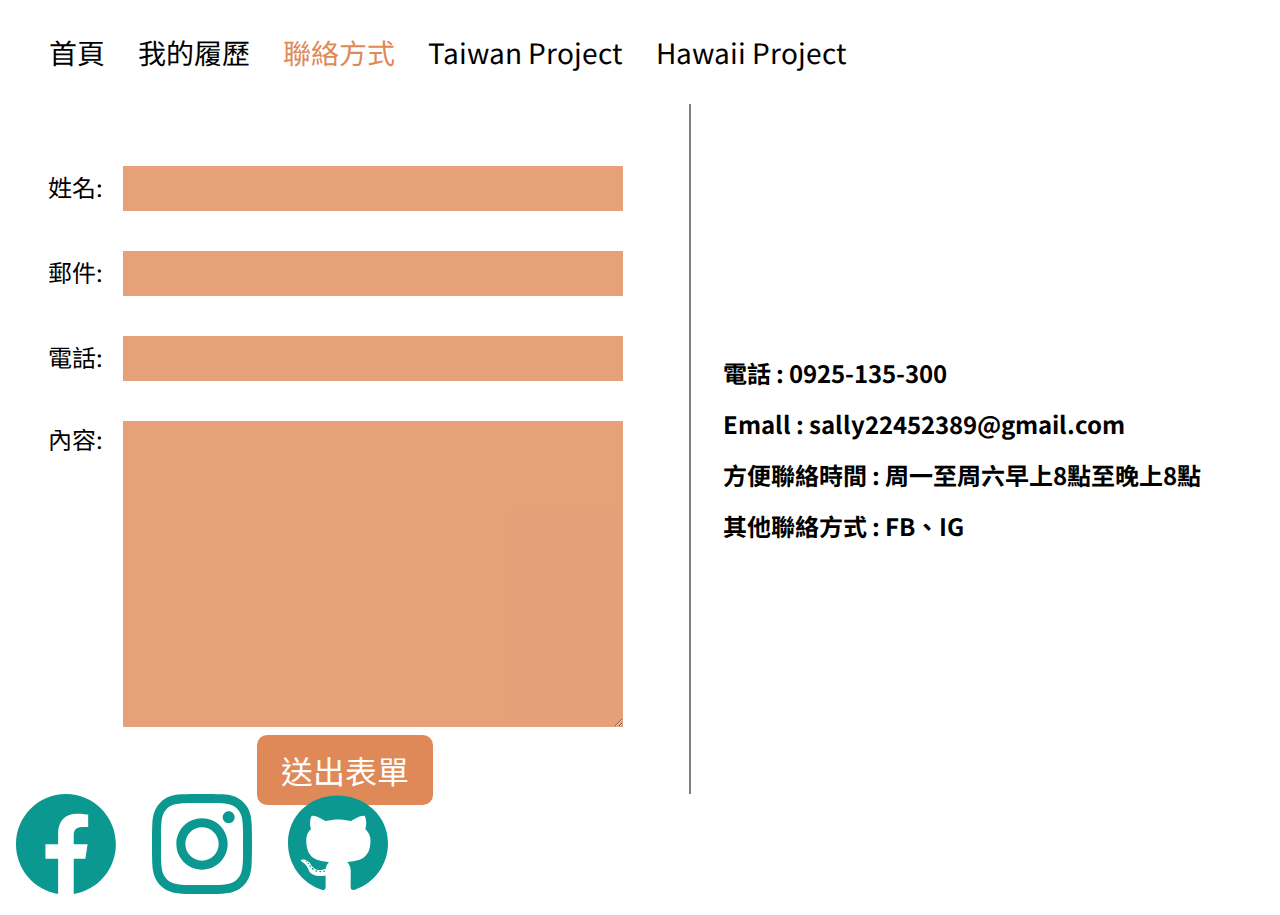
<file: Portfolio Project/contact.html>
<!DOCTYPE html>
<html lang="zh">
    <head>
        <meta charset="UTF-8">
        <meta http-equiv="X-UA-Compatible" content="IE=edge">
        <meta name="viewport" content="width=device-width, initial-scale=1.0">
        <meta name="author" content="Maple">
        <meta name="robots" content="index, follow">
        <meta name="description" content="這是Maple的個人網站。Maple是來自台灣的網頁開發人員。">
        <title>聯絡方式 | Maple 網頁前端工程師</title>
        <!-- google font -->
        <link rel="preconnect" href="https://fonts.googleapis.com">
        <link rel="preconnect" href="https://fonts.gstatic.com" crossorigin>
        <link href="https://fonts.googleapis.com/css2?family=Noto+Sans+TC&display=swap" rel="stylesheet">

        <link rel="stylesheet" href="./styles/style.css">
    </head>
<body>
    <!-- header and navbar -->
    <header>
        <nav>
            <ul>
                <li><a href="index.html">首頁</a></li>
                <li><a href="resume.html">我的履歷</a></li>
                <li><a class="active" href="#">聯絡方式</a></li>
                <li><a href="./taiwan project/index.html">Taiwan Project</a></li>
                <li><a href="./Hawaii Project/index.html">Hawaii Project</a></li>
            </ul>
        </nav>
    </header>

    <main>
        <section class="form">
            <form action="">
                <div>
                    <label for="name">姓名:</label>
                    <input type="text" name="name">
                </div>
                <br>
                <div>
                    <label for="email">郵件:</label>
                    <input type="email" name="email">
                </div>
                <br>
                <div>
                    <label for="phone">電話:</label>
                    <input type="phone" name="phone">
                </div>
                <br>
                <div>
                    <label for="content">內容:</label>
                    <textarea name="content" id="content" rows="10"></textarea>
                </div>
                <button type="submit">送出表單</button>
            </form>
        </section>
        <div class="line">

        </div>
        <section class="contact">
            <div class="content">
                <h2>電話 : 0925-135-300</h2>
                <h2>Emall : sally22452389@gmail.com</h2>
                <h2>方便聯絡時間 : 周一至周六早上8點至晚上8點</h2>
                <h2>其他聯絡方式 : FB、IG</h2>
            </div>
        </section>
    </main>

    <!-- link for facebook instagram and github -->
    <footer>
        <a href="#"><img src="./ICONS/facebook.svg" alt="facebook" title="facebook page"></a>
        <a href="#"><img src="./ICONS/instagram.svg" alt="instagram" title="instagram page"></a>
        <a href="#"><img src="./ICONS/github-brands 1.svg" alt="github" title="github page"></a>

    </footer>
</body>
</html>
</file>
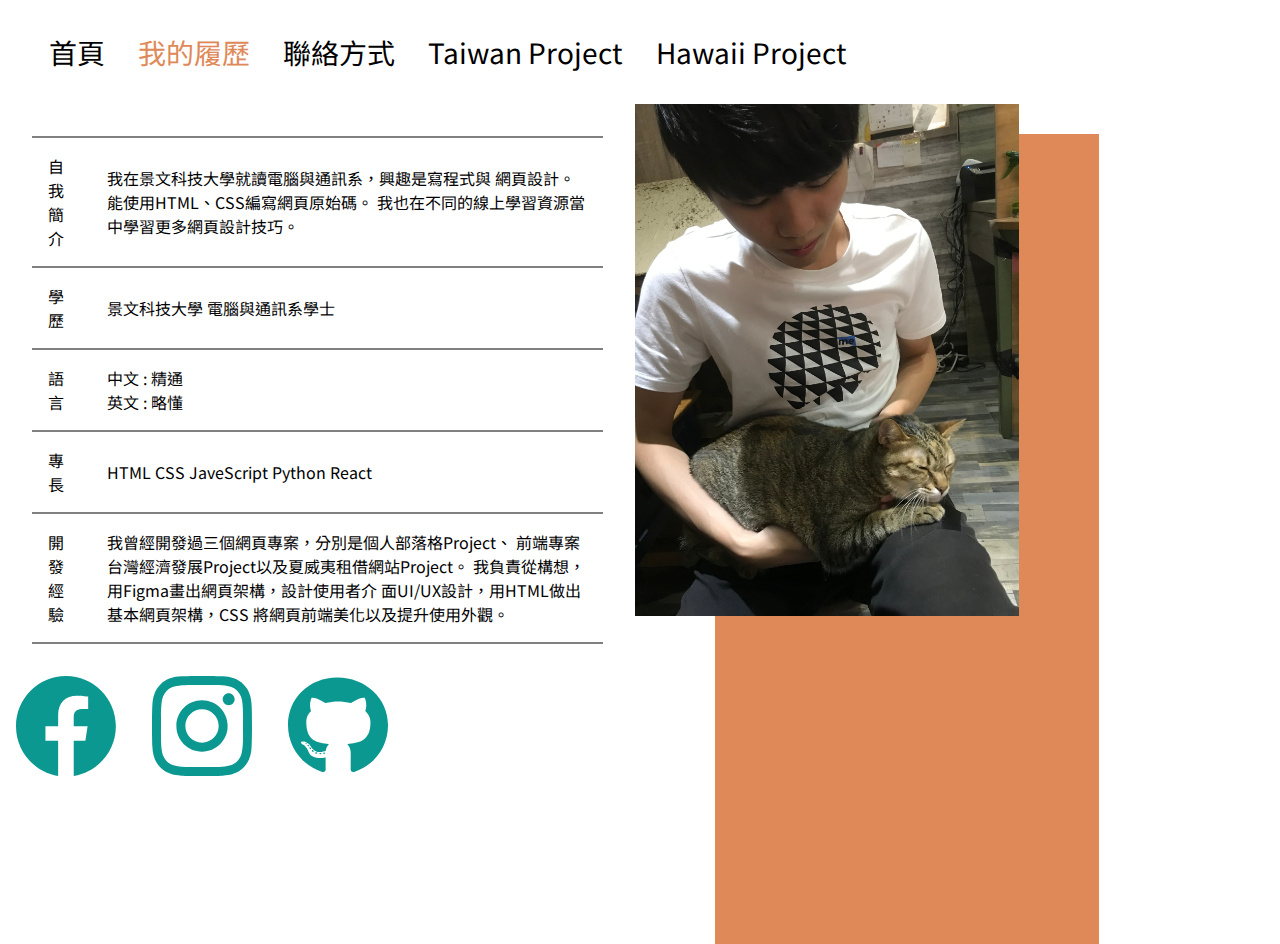
<file: Portfolio Project/resume.html>
<!DOCTYPE html>
<html lang="zh">
    <head>
        <meta charset="UTF-8">
        <meta http-equiv="X-UA-Compatible" content="IE=edge">
        <meta name="viewport" content="width=device-width, initial-scale=1.0">
        <meta name="author" content="Maple">
        <meta name="robots" content="index, follow">
        <meta name="description" content="這是Maple的個人網站。Maple是來自台灣的網頁開發人員。">
        <title>我的履歷 | Maple 網頁前端工程師</title>
        <!-- google font -->
        <link rel="preconnect" href="https://fonts.googleapis.com">
        <link rel="preconnect" href="https://fonts.gstatic.com" crossorigin>
        <link href="https://fonts.googleapis.com/css2?family=Noto+Sans+TC&display=swap" rel="stylesheet">

        <link rel="stylesheet" href="./styles/style.css">
    </head>
<body>
    <header>
        <nav>
            <ul>
                <li><a href="index.html">首頁</a></li>
                <li><a class="active" href="#">我的履歷</a></li>
                <li><a href="contact.html">聯絡方式</a></li>
                <li><a href="./taiwan project/index.html">Taiwan Project</a></li>
                <li><a href="./Hawaii Project/index.html">Hawaii Project</a></li>
            </ul>
        </nav>
    </header>

    <main>
        <section class="table">
            <table>
                <tr>
                    <td>自我簡介</td>
                    <td>我在景文科技大學就讀電腦與通訊系，興趣是寫程式與
                        網頁設計。能使用HTML、CSS編寫網頁原始碼。
                        我也在不同的線上學習資源當中學習更多網頁設計技巧。</td>
                </tr>
                <tr>
                    <td>學歷</td>
                    <td>景文科技大學 電腦與通訊系學士</td>
                </tr>
                <tr>
                    <td>語言</td>
                    <td>中文 : 精通 <br>
                        英文 : 略懂 </td>
                </tr>
                <tr>
                    <td>專長</td>
                    <td>HTML CSS JaveScript Python React</td>
                </tr>
                <tr>
                    <td>開發經驗</td>
                    <td>我曾經開發過三個網頁專案，分別是個人部落格Project、
                        前端專案台灣經濟發展Project以及夏威夷租借網站Project。
                        我負責從構想，用Figma畫出網頁架構，設計使用者介
                        面UI/UX設計，用HTML做出基本網頁架構，CSS
                        將網頁前端美化以及提升使用外觀。</td>
                </tr>
            </table>
        </section>

        <section class="picture">
            <img src="./pictures/14C1C099-B9CA-41D2-A483-CE345C3A12D4.jpeg" alt="">
            <div class="orangeRect"></div>
        </section>
    </main>

    <!-- link for facebook instagram and github -->
    <footer>
        <a href="#"><img src="./ICONS/facebook.svg" alt="facebook" title="facebook page"></a>
        <a href="#"><img src="./ICONS/instagram.svg" alt="instagram" title="instagram page"></a>
        <a href="#"><img src="./ICONS/github-brands 1.svg" alt="github" title="github page"></a>

    </footer>
</body>
</html>
</file>
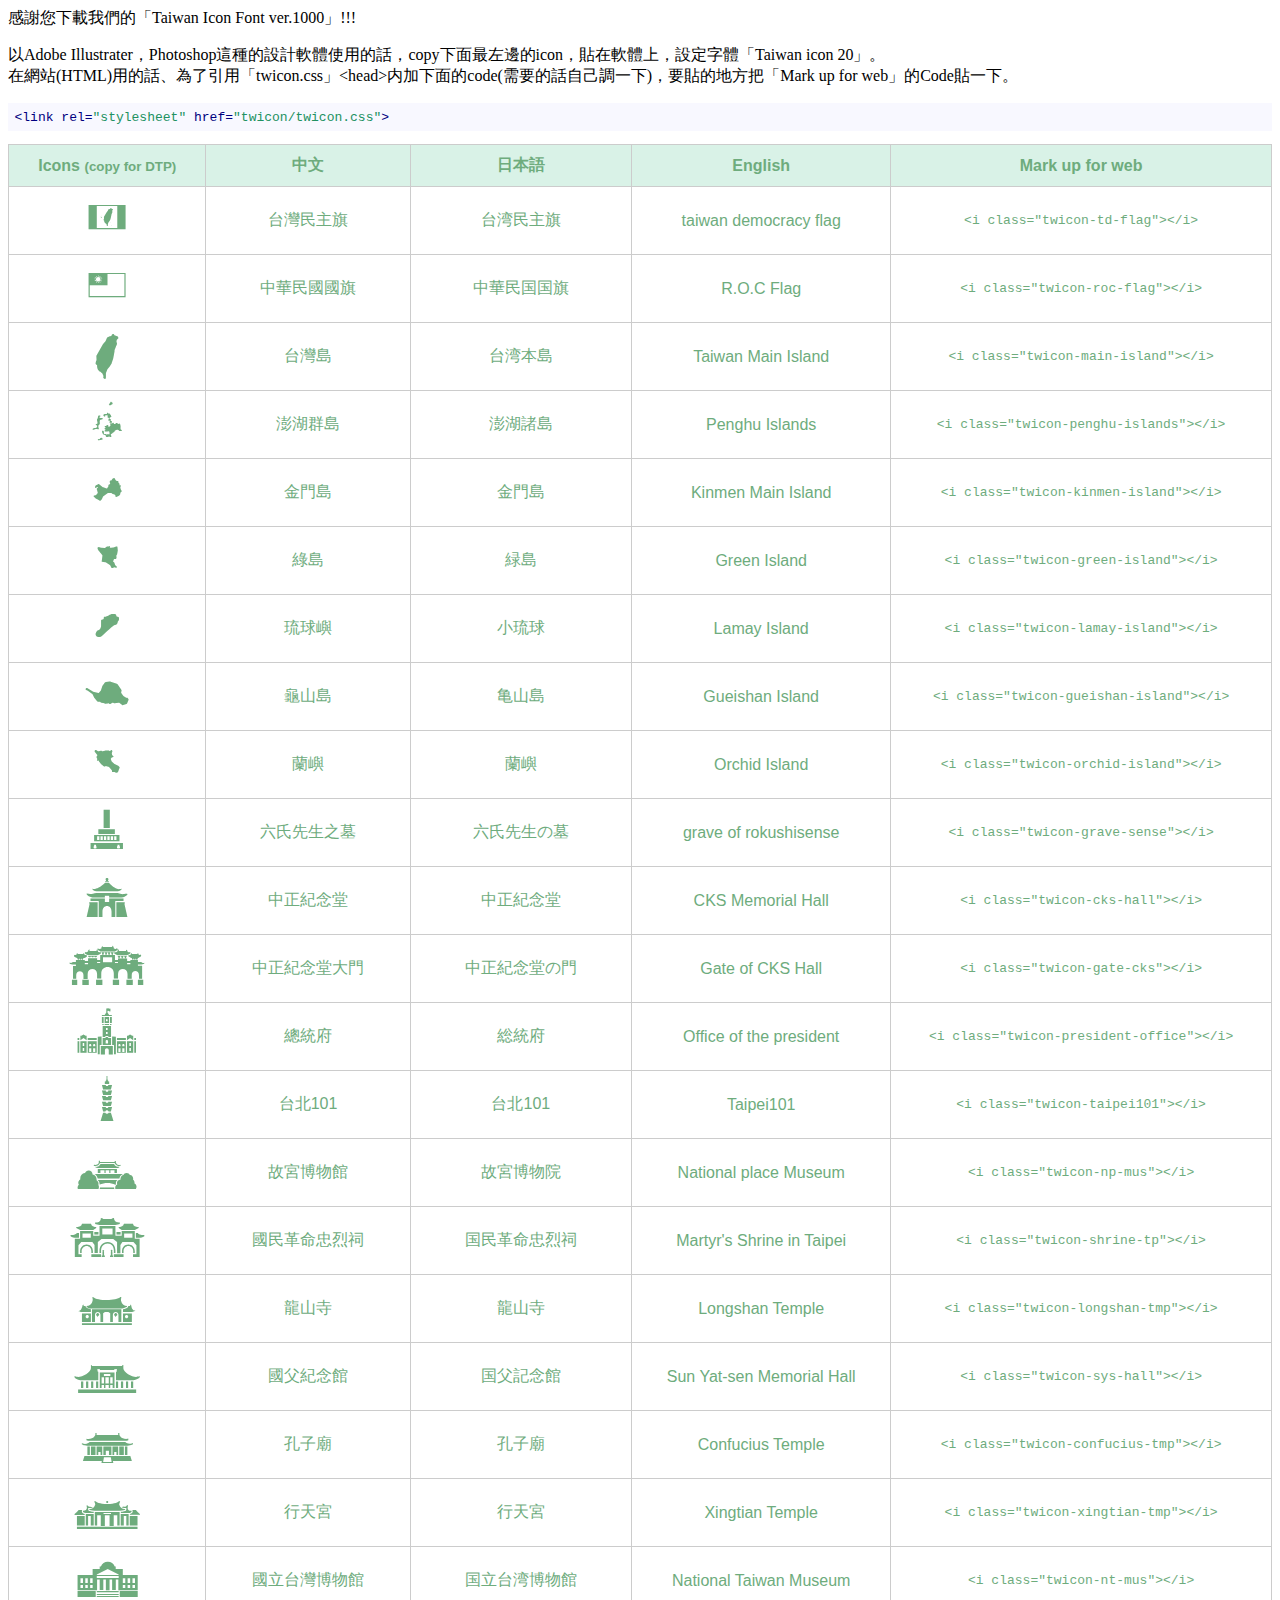
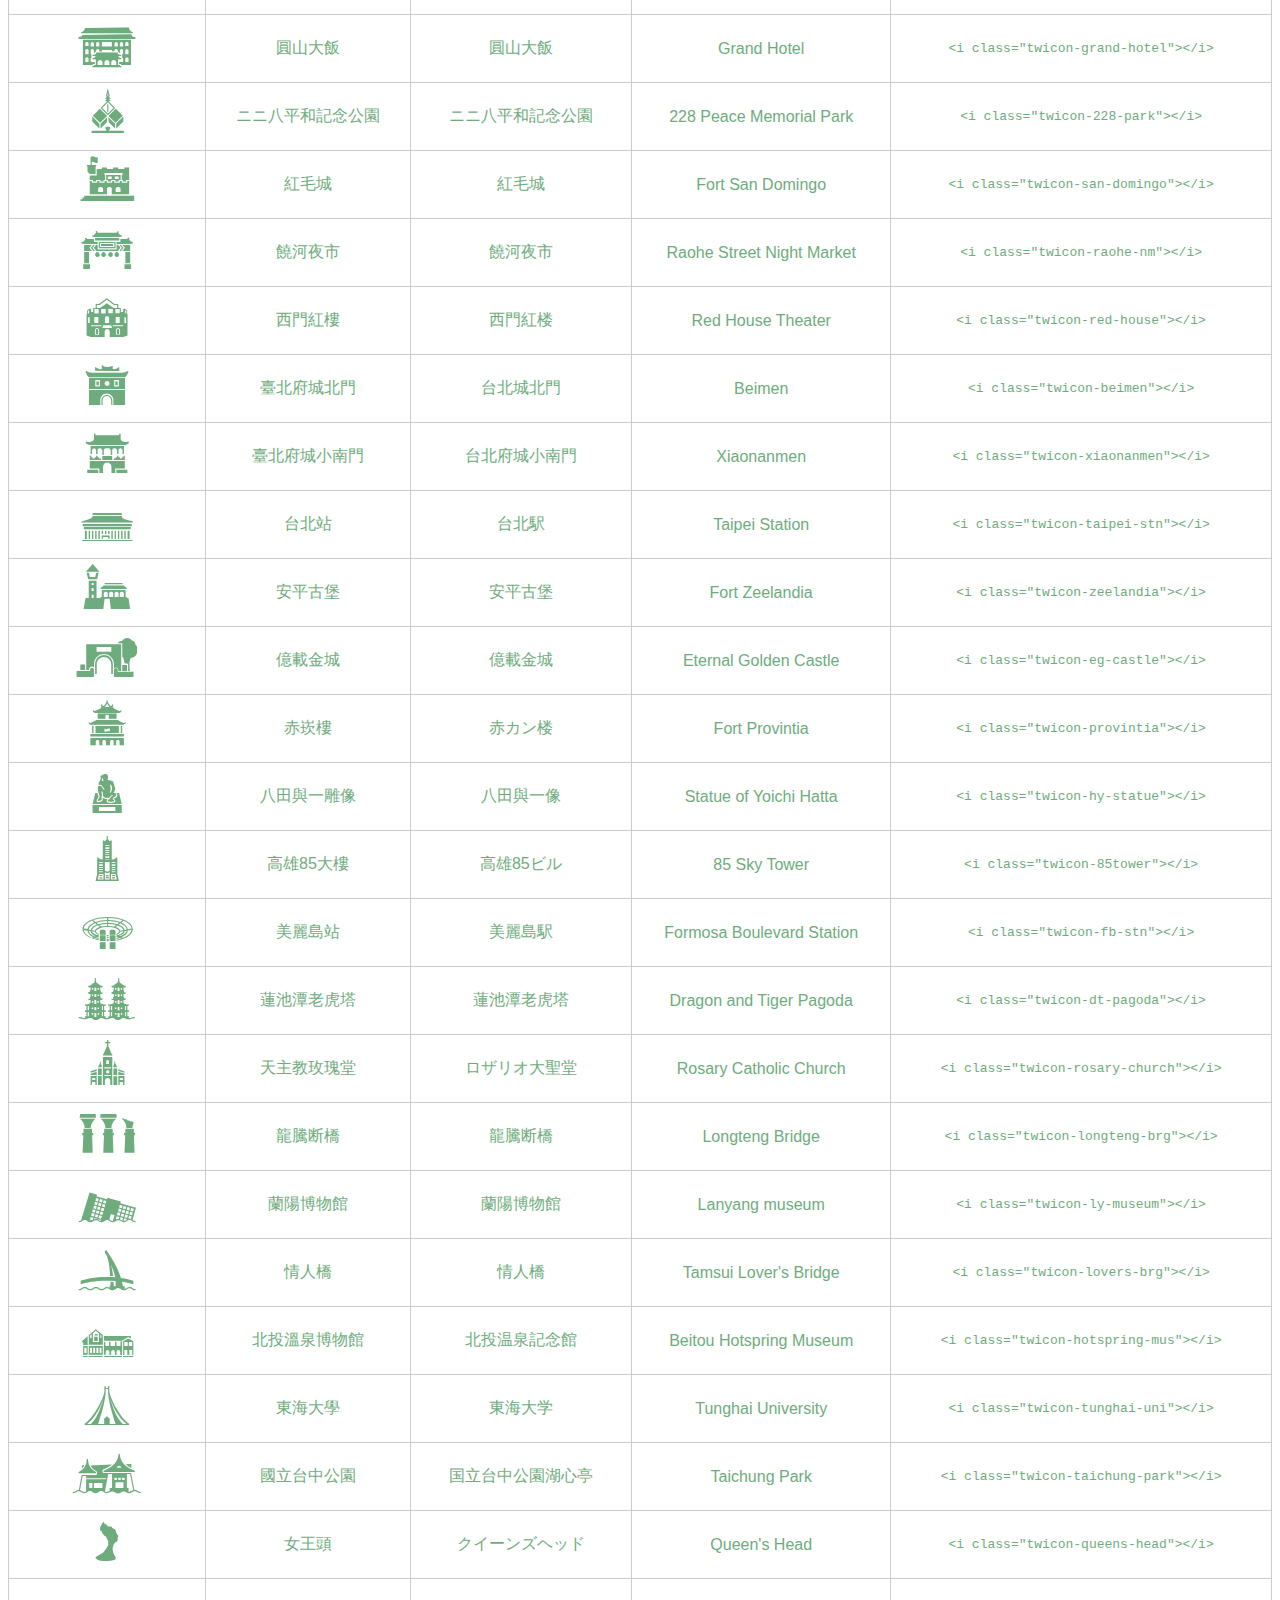
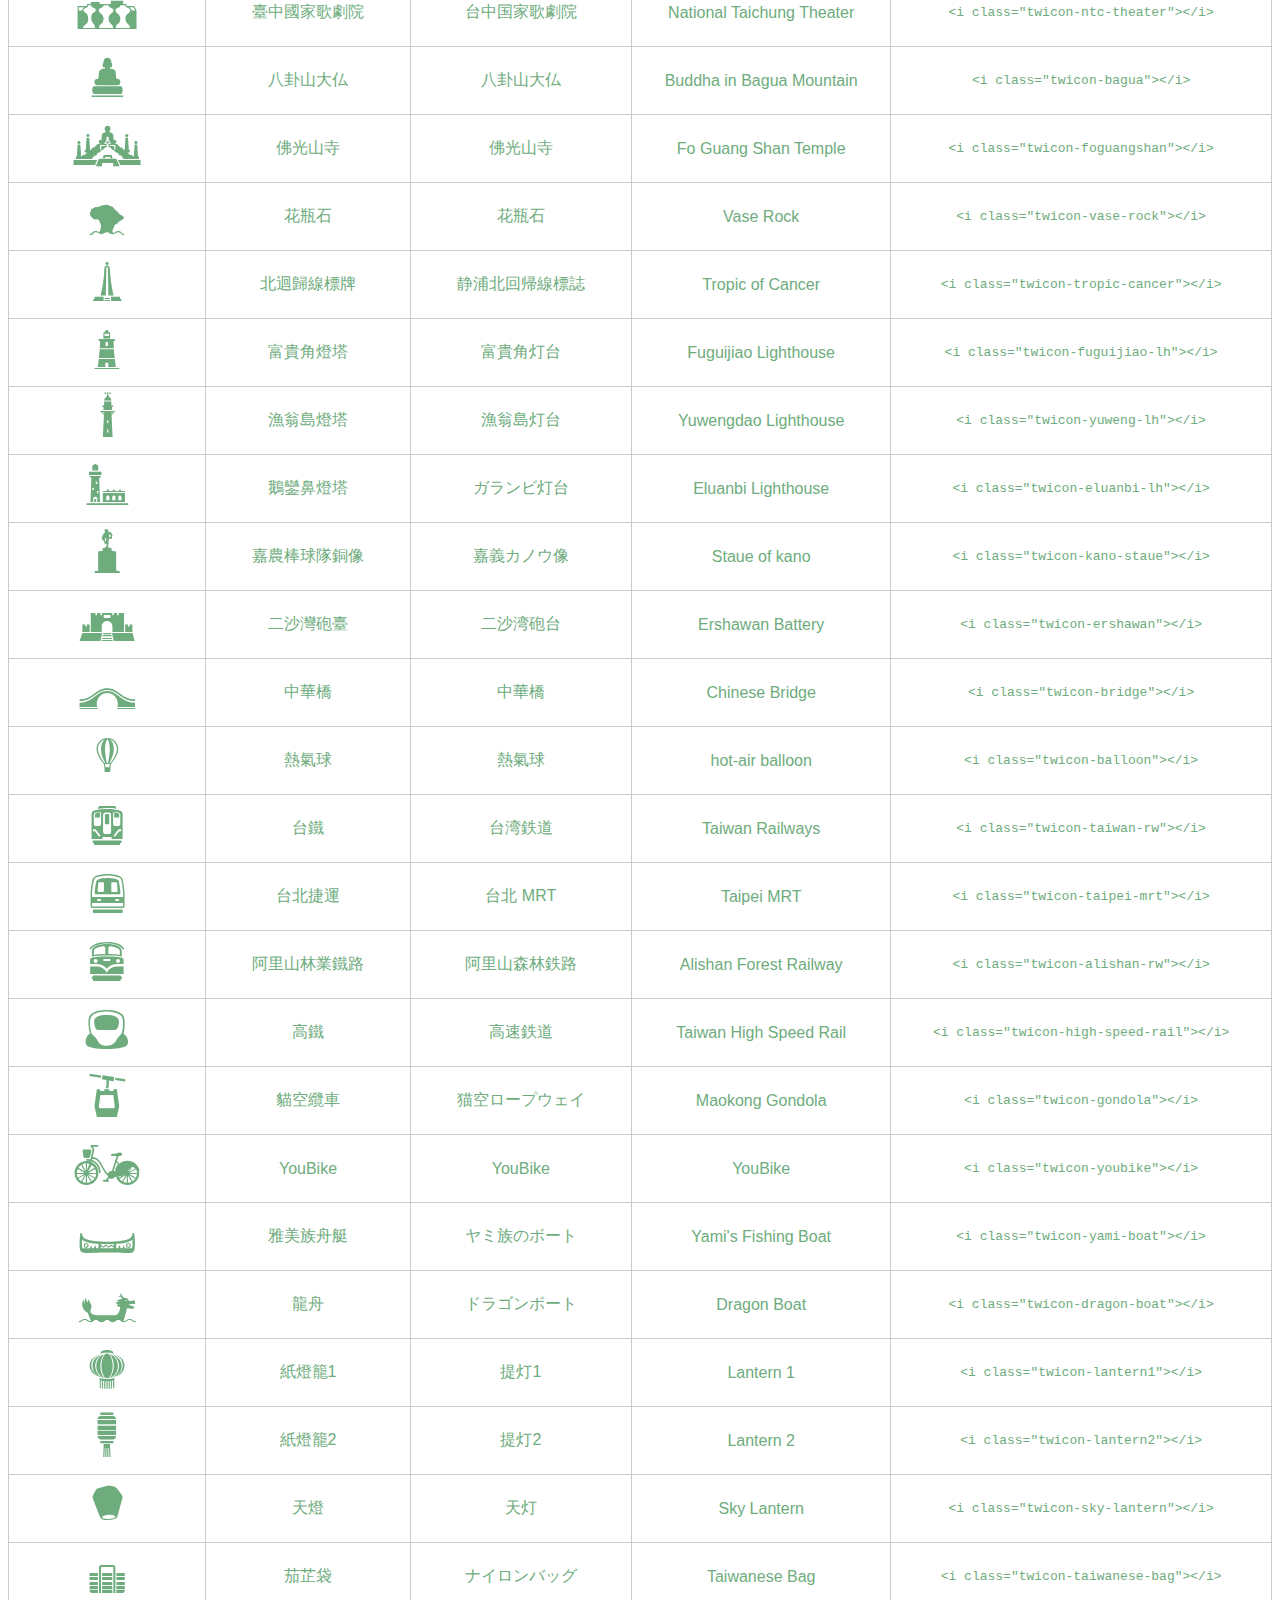
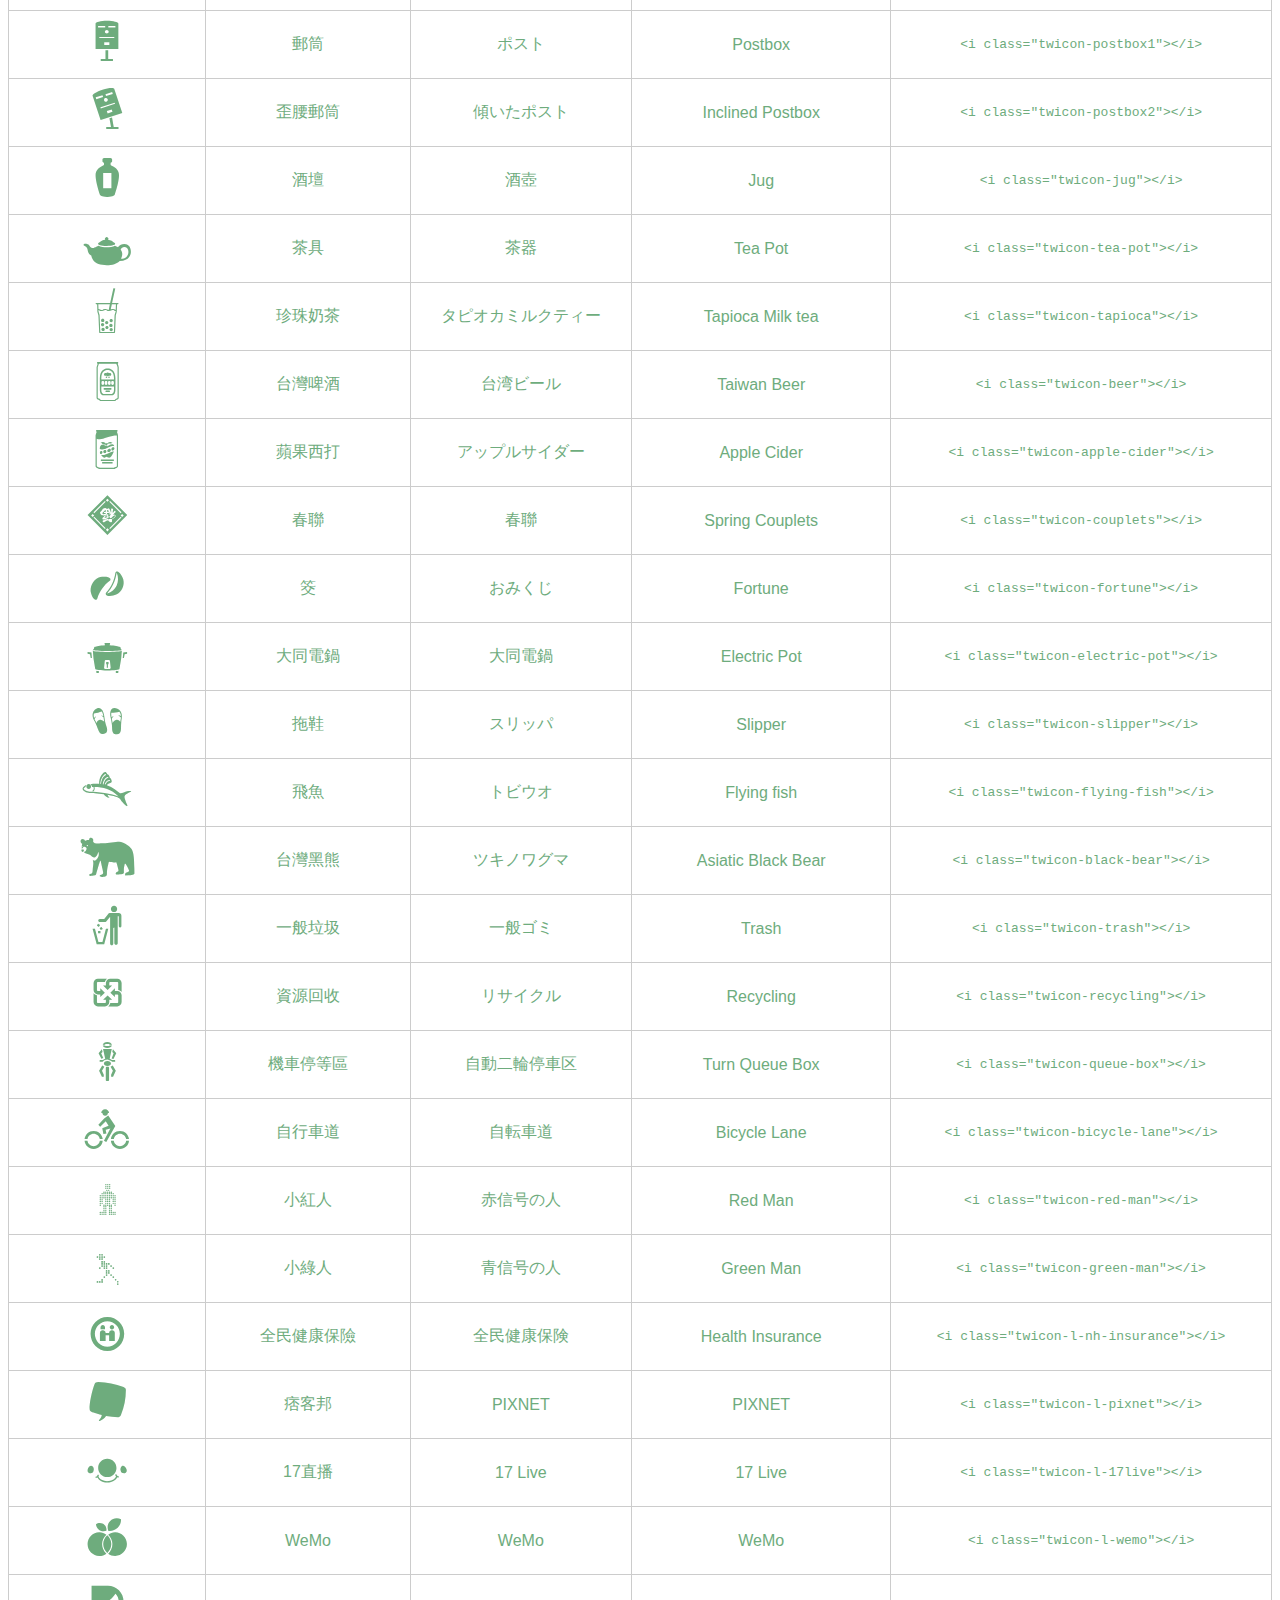
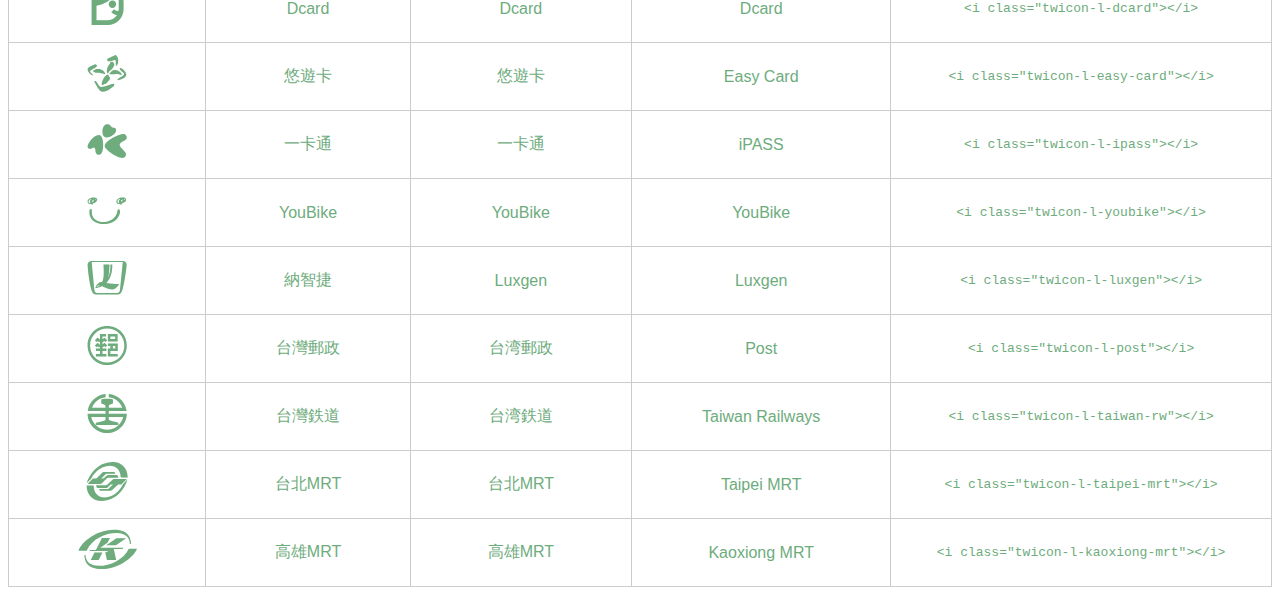
<file: Portfolio Project/taiwan project/twicon/List.html>
<head>
 <title>一覽表|一覧表|List</title>
 <style type="text/css">
  table{
    width: 100%;
    border-collapse: collapse;
    border-spacing: 0;
    color:#6EAC7D;
    font-family: sans-serif ;
  }

  table th{
    padding: 10px 20px;
    text-align: center;
    border: 1px solid #ccc;
    background-color: #D9F2E7
  }

  table td{
    padding: 0px 20px;
    text-align: center;
    border: 1px solid #ccc;
  }

  table td.icon {
    font-family: "twicon" ;
    font-size: 3.5em ;
    border: 1px solid #ccc;
  }

  table tr:hover{
    background-color: #4A7756;
    color:#fff;
  }

  @font-face {
   font-family: 'twicon';
   src: url('twicon.woff') ;
   src: url('twicon.woff2') ;
  }
 </style>
</head>
<body>
 <p>
   感謝您下載我們的「Taiwan Icon Font ver.1000」!!!
 </p>
 <p>
   以Adobe Illustrater，Photoshop這種的設計軟體使用的話，copy下面最左邊的icon，貼在軟體上，設定字體「Taiwan icon 20」。
  <br>在網站(HTML)用的話、為了引用「twicon.css」&lt;head&gt;内加下面的code(需要的話自己調一下)，要貼的地方把「Mark up for web」的Code貼一下。
  <pre style="display:block;overflow-x:auto;padding:0.5em;color:#000;background:#f8f8ff"><code><span style="color:#000080;font-weight:normal">&lt;<span style="color:#000080;font-weight:normal">link</span> <span class="hljs-attr">rel</span>=<span style="color:#219161">&quot;stylesheet&quot;</span> <span class="hljs-attr">href</span>=<span style="color:#219161">&quot;twicon/twicon.css&quot;</span>&gt;</span></code></pre>

 <table>
  <tr>
    <th>Icons <small>(copy for DTP)</small></th>
    <th>中文</th>
    <th>日本語</th>
    <th>English</th>
    <th>Mark up for web</th>
  </tr>
  <tr>
    <td class="icon">ꀀ</td>
    <td>台灣民主旗</td>
    <td>台湾民主旗</td>
    <td>taiwan democracy flag</td>
    <td><code>&lt;i class="twicon-td-flag"&gt;&lt;/i&gt;</code></td>
  </tr>
  <tr>
    <td class="icon">ꀁ</td>
    <td>中華民國國旗</td>
    <td>中華民国国旗</td>
    <td>R.O.C Flag</td>
    <td><code>&lt;i class="twicon-roc-flag"&gt;&lt;/i&gt;</code></td>
  </tr>
  <tr>
    <td class="icon">ꀂ</td>
    <td>台灣島</td>
    <td>台湾本島</td>
    <td>Taiwan Main Island</td>
    <td><code>&lt;i class="twicon-main-island"&gt;&lt;/i&gt;</code></td>
  </tr>
  <tr>
    <td class="icon">ꀃ</td>
    <td>澎湖群島</td>
    <td>澎湖諸島</td>
    <td>Penghu Islands</td>
    <td><code>&lt;i class="twicon-penghu-islands"&gt;&lt;/i&gt;</code></td>
  </tr>
  <tr>
    <td class="icon">ꀄ</td>
    <td>金門島</td>
    <td>金門島</td>
    <td>Kinmen Main Island</td>
    <td><code>&lt;i class="twicon-kinmen-island"&gt;&lt;/i&gt;</code></td>
  </tr>
  <tr>
    <td class="icon">ꀅ</td>
    <td>綠島</td>
    <td>緑島</td>
    <td>Green Island</td>
    <td><code>&lt;i class="twicon-green-island"&gt;&lt;/i&gt;</code></td>
  </tr>
  <tr>
    <td class="icon">ꀆ</td>
    <td>琉球嶼</td>
    <td>小琉球</td>
    <td>Lamay Island</td>
    <td><code>&lt;i class="twicon-lamay-island"&gt;&lt;/i&gt;</code></td>
  </tr>
  <tr>
    <td class="icon">ꀇ</td>
    <td>龜山島</td>
    <td>亀山島</td>
    <td>Gueishan Island</td>
    <td><code>&lt;i class="twicon-gueishan-island"&gt;&lt;/i&gt;</code></td>
  </tr>
  <tr>
    <td class="icon">ꀈ</td>
    <td>蘭嶼</td>
    <td>蘭嶼</td>
    <td>Orchid Island</td>
    <td><code>&lt;i class="twicon-orchid-island"&gt;&lt;/i&gt;</code></td>
  </tr>
  <tr>
    <td class="icon">ꀉ</td>
    <td>六氏先生之墓</td>
    <td>六氏先生の墓</td>
    <td>grave of rokushisense</td>
    <td><code>&lt;i class="twicon-grave-sense"&gt;&lt;/i&gt;</code></td>
  </tr>
  <tr>
    <td class="icon">ꀊ</td>
    <td>中正紀念堂</td>
    <td>中正紀念堂</td>
    <td>CKS Memorial Hall</td>
    <td><code>&lt;i class="twicon-cks-hall"&gt;&lt;/i&gt;</code></td>
  </tr>
  <tr>
    <td class="icon">ꀋ</td>
    <td>中正紀念堂大門</td>
    <td>中正紀念堂の門</td>
    <td>Gate of CKS Hall</td>
    <td><code>&lt;i class="twicon-gate-cks"&gt;&lt;/i&gt;</code></td>
  </tr>
  <tr>
    <td class="icon">ꀌ</td>
    <td>總統府</td>
    <td>総統府</td>
    <td>Office of the president</td>
    <td><code>&lt;i class="twicon-president-office"&gt;&lt;/i&gt;</code></td>
  </tr>
  <tr>
    <td class="icon">ꀍ</td>
    <td>台北101</td>
    <td>台北101</td>
    <td>Taipei101</td>
    <td><code>&lt;i class="twicon-taipei101"&gt;&lt;/i&gt;</code></td>
  </tr>
  <tr>
    <td class="icon">ꀎ</td>
    <td>故宮博物館</td>
    <td>故宮博物院</td>
    <td>National place Museum</td>
    <td><code>&lt;i class="twicon-np-mus"&gt;&lt;/i&gt;</code></td>
  </tr>
  <tr>
    <td class="icon">ꀏ</td>
    <td>國民革命忠烈祠</td>
    <td>国民革命忠烈祠</td>
    <td>Martyr's Shrine in Taipei</td>
    <td><code>&lt;i class="twicon-shrine-tp"&gt;&lt;/i&gt;</code></td>
  </tr>
  <tr>
    <td class="icon">ꀐ</td>
    <td>龍山寺</td>
    <td>龍山寺</td>
    <td>Longshan Temple</td>
    <td><code>&lt;i class="twicon-longshan-tmp"&gt;&lt;/i&gt;</code></td>
  </tr>
  <tr>
    <td class="icon">ꀑ</td>
    <td>國父紀念館</td>
    <td>国父記念館</td>
    <td>Sun Yat-sen Memorial Hall</td>
    <td><code>&lt;i class="twicon-sys-hall"&gt;&lt;/i&gt;</code></td>
  </tr>
  <tr>
    <td class="icon">ꀒ</td>
    <td>孔子廟</td>
    <td>孔子廟</td>
    <td>Confucius Temple</td>
    <td><code>&lt;i class="twicon-confucius-tmp"&gt;&lt;/i&gt;</code></td>
  </tr>
  <tr>
    <td class="icon">ꀓ</td>
    <td>行天宮</td>
    <td>行天宮</td>
    <td>Xingtian Temple</td>
    <td><code>&lt;i class="twicon-xingtian-tmp"&gt;&lt;/i&gt;</code></td>
  </tr>
  <tr>
    <td class="icon">ꀔ</td>
    <td>國立台灣博物館</td>
    <td>国立台湾博物館</td>
    <td>National Taiwan Museum</td>
    <td><code>&lt;i class="twicon-nt-mus"&gt;&lt;/i&gt;</code></td>
  </tr>
  <tr>
    <td class="icon">ꀕ</td>
    <td>圓山大飯</td>
    <td>圓山大飯</td>
    <td>Grand Hotel</td>
    <td><code>&lt;i class="twicon-grand-hotel"&gt;&lt;/i&gt;</code></td>
  </tr>
  <tr>
    <td class="icon">ꀖ</td>
    <td>ニニ八平和記念公園</td>
    <td>ニニ八平和記念公園</td>
    <td>228 Peace Memorial Park</td>
    <td><code>&lt;i class="twicon-228-park"&gt;&lt;/i&gt;</code></td>
  </tr>
  <tr>
    <td class="icon">ꀗ</td>
    <td>紅毛城</td>
    <td>紅毛城</td>
    <td>Fort San Domingo</td>
    <td><code>&lt;i class="twicon-san-domingo"&gt;&lt;/i&gt;</code></td>
  </tr>
  <tr>
    <td class="icon">ꀘ</td>
    <td>饒河夜市</td>
    <td>饒河夜市</td>
    <td>Raohe Street Night Market</td>
    <td><code>&lt;i class="twicon-raohe-nm"&gt;&lt;/i&gt;</code></td>
  </tr>
  <tr>
    <td class="icon">ꀙ</td>
    <td>西門紅樓</td>
    <td>西門紅楼</td>
    <td>Red House Theater</td>
    <td><code>&lt;i class="twicon-red-house"&gt;&lt;/i&gt;</code></td>
  </tr>
  <tr>
    <td class="icon">ꀚ</td>
    <td>臺北府城北門</td>
    <td>台北城北門</td>
    <td>Beimen</td>
    <td><code>&lt;i class="twicon-beimen"&gt;&lt;/i&gt;</code></td>
  </tr>
  <tr>
    <td class="icon">ꀛ</td>
    <td>臺北府城小南門</td>
    <td>台北府城小南門</td>
    <td>Xiaonanmen</td>
    <td><code>&lt;i class="twicon-xiaonanmen"&gt;&lt;/i&gt;</code></td>
  </tr>
  <tr>
    <td class="icon">ꀜ</td>
    <td>台北站</td>
    <td>台北駅</td>
    <td>Taipei Station</td>
    <td><code>&lt;i class="twicon-taipei-stn"&gt;&lt;/i&gt;</code></td>
  </tr>
  <tr>
    <td class="icon">ꀝ</td>
    <td>安平古堡</td>
    <td>安平古堡</td>
    <td>Fort Zeelandia</td>
    <td><code>&lt;i class="twicon-zeelandia"&gt;&lt;/i&gt;</code></td>
  </tr>
  <tr>
    <td class="icon">ꀞ</td>
    <td>億載金城</td>
    <td>億載金城</td>
    <td>Eternal Golden Castle</td>
    <td><code>&lt;i class="twicon-eg-castle"&gt;&lt;/i&gt;</code></td>
  </tr>
  <tr>
    <td class="icon">ꀟ</td>
    <td>赤崁樓</td>
    <td>赤カン楼</td>
    <td>Fort Provintia</td>
    <td><code>&lt;i class="twicon-provintia"&gt;&lt;/i&gt;</code></td>
  </tr>
  <tr>
    <td class="icon">ꀠ</td>
    <td>八田與一雕像</td>
    <td>八田與一像</td>
    <td>Statue of Yoichi Hatta</td>
    <td><code>&lt;i class="twicon-hy-statue"&gt;&lt;/i&gt;</code></td>
  </tr>
  <tr>
    <td class="icon">ꀡ</td>
    <td>高雄85大樓</td>
    <td>高雄85ビル</td>
    <td>85 Sky Tower</td>
    <td><code>&lt;i class="twicon-85tower"&gt;&lt;/i&gt;</code></td>
  </tr>
  <tr>
    <td class="icon">ꀢ</td>
    <td>美麗島站</td>
    <td>美麗島駅</td>
    <td>Formosa Boulevard Station</td>
    <td><code>&lt;i class="twicon-fb-stn"&gt;&lt;/i&gt;</code></td>
  </tr>
  <tr>
    <td class="icon">ꀣ</td>
    <td>蓮池潭老虎塔</td>
    <td>蓮池潭老虎塔</td>
    <td>Dragon and Tiger Pagoda</td>
    <td><code>&lt;i class="twicon-dt-pagoda"&gt;&lt;/i&gt;</code></td>
  </tr>
  <tr>
    <td class="icon">ꀤ</td>
    <td>天主教玫瑰堂</td>
    <td>ロザリオ大聖堂</td>
    <td>Rosary Catholic Church</td>
    <td><code>&lt;i class="twicon-rosary-church"&gt;&lt;/i&gt;</code></td>
  </tr>
  <tr>
    <td class="icon">ꀥ</td>
    <td>龍騰断橋</td>
    <td>龍騰断橋</td>
    <td>Longteng Bridge</td>
    <td><code>&lt;i class="twicon-longteng-brg"&gt;&lt;/i&gt;</code></td>
  </tr>
  <tr>
    <td class="icon">ꀦ</td>
    <td>蘭陽博物館</td>
    <td>蘭陽博物館</td>
    <td>Lanyang museum</td>
    <td><code>&lt;i class="twicon-ly-museum"&gt;&lt;/i&gt;</code></td>
  </tr>
  <tr>
    <td class="icon">ꀧ</td>
    <td>情人橋</td>
    <td>情人橋</td>
    <td>Tamsui Lover's Bridge</td>
    <td><code>&lt;i class="twicon-lovers-brg"&gt;&lt;/i&gt;</code></td>
  </tr>
  <tr>
    <td class="icon">ꀨ</td>
    <td>北投溫泉博物館</td>
    <td>北投温泉記念館</td>
    <td>Beitou Hotspring Museum</td>
    <td><code>&lt;i class="twicon-hotspring-mus"&gt;&lt;/i&gt;</code></td>
  </tr>
  <tr>
    <td class="icon">ꀩ</td>
    <td>東海大學</td>
    <td>東海大学</td>
    <td>Tunghai University</td>
    <td><code>&lt;i class="twicon-tunghai-uni"&gt;&lt;/i&gt;</code></td>
  </tr>
  <tr>
    <td class="icon">ꀪ</td>
    <td>國立台中公園</td>
    <td>国立台中公園湖心亭</td>
    <td>Taichung Park</td>
    <td><code>&lt;i class="twicon-taichung-park"&gt;&lt;/i&gt;</code></td>
  </tr>
  <tr>
    <td class="icon">ꀫ</td>
    <td>女王頭</td>
    <td>クイーンズヘッド</td>
    <td>Queen's Head</td>
    <td><code>&lt;i class="twicon-queens-head"&gt;&lt;/i&gt;</code></td>
  </tr>
  <tr>
    <td class="icon">ꀬ</td>
    <td>臺中國家歌劇院</td>
    <td>台中国家歌劇院</td>
    <td>National Taichung Theater</td>
    <td><code>&lt;i class="twicon-ntc-theater"&gt;&lt;/i&gt;</code></td>
  </tr>
  <tr>
    <td class="icon">ꀭ</td>
    <td>八卦山大仏</td>
    <td>八卦山大仏</td>
    <td>Buddha in Bagua Mountain</td>
    <td><code>&lt;i class="twicon-bagua"&gt;&lt;/i&gt;</code></td>
  </tr>
  <tr>
    <td class="icon">ꀮ</td>
    <td>佛光山寺</td>
    <td>佛光山寺</td>
    <td>Fo Guang Shan Temple</td>
    <td><code>&lt;i class="twicon-foguangshan"&gt;&lt;/i&gt;</code></td>
  </tr>
  <tr>
    <td class="icon">ꀯ</td>
    <td>花瓶石</td>
    <td>花瓶石</td>
    <td>Vase Rock</td>
    <td><code>&lt;i class="twicon-vase-rock"&gt;&lt;/i&gt;</code></td>
  </tr>
  <tr>
    <td class="icon">ꀰ</td>
    <td>北迴歸線標牌</td>
    <td>静浦北回帰線標誌</td>
    <td>Tropic of Cancer</td>
    <td><code>&lt;i class="twicon-tropic-cancer"&gt;&lt;/i&gt;</code></td>
  </tr>
  <tr>
    <td class="icon">ꀱ</td>
    <td>富貴角燈塔</td>
    <td>富貴角灯台</td>
    <td>Fuguijiao Lighthouse</td>
    <td><code>&lt;i class="twicon-fuguijiao-lh"&gt;&lt;/i&gt;</code></td>
  </tr>
  <tr>
    <td class="icon">ꀲ</td>
    <td>漁翁島燈塔</td>
    <td>漁翁島灯台</td>
    <td>Yuwengdao Lighthouse</td>
    <td><code>&lt;i class="twicon-yuweng-lh"&gt;&lt;/i&gt;</code></td>
  </tr>
  <tr>
    <td class="icon">ꀳ</td>
    <td>鵝鑾鼻燈塔</td>
    <td>ガランビ灯台</td>
    <td>Eluanbi Lighthouse</td>
    <td><code>&lt;i class="twicon-eluanbi-lh"&gt;&lt;/i&gt;</code></td>
  </tr>
  <tr>
    <td class="icon">ꀴ</td>
    <td>嘉農棒球隊銅像</td>
    <td>嘉義カノウ像</td>
    <td>Staue of kano</td>
    <td><code>&lt;i class="twicon-kano-staue"&gt;&lt;/i&gt;</code></td>
  </tr>
  <tr>
    <td class="icon">ꀵ</td>
    <td>二沙灣砲臺</td>
    <td>二沙湾砲台</td>
    <td>Ershawan Battery</td>
    <td><code>&lt;i class="twicon-ershawan"&gt;&lt;/i&gt;</code></td>
  </tr>
  <tr>
    <td class="icon">ꀶ</td>
    <td>中華橋</td>
    <td>中華橋</td>
    <td>Chinese Bridge</td>
    <td><code>&lt;i class="twicon-bridge"&gt;&lt;/i&gt;</code></td>
  </tr>
  <tr>
    <td class="icon">ꀷ</td>
    <td>熱氣球</td>
    <td>熱氣球</td>
    <td>hot‐air balloon</td>
    <td><code>&lt;i class="twicon-balloon"&gt;&lt;/i&gt;</code></td>
  </tr>
  <tr>
    <td class="icon">ꀸ</td>
    <td>台鐵</td>
    <td>台湾鉄道</td>
    <td>Taiwan Railways</td>
    <td><code>&lt;i class="twicon-taiwan-rw"&gt;&lt;/i&gt;</code></td>
  </tr>
  <tr>
    <td class="icon">ꀹ</td>
    <td>台北捷運</td>
    <td>台北 MRT</td>
    <td>Taipei MRT</td>
    <td><code>&lt;i class="twicon-taipei-mrt"&gt;&lt;/i&gt;</code></td>
  </tr>
  <tr>
    <td class="icon">ꀺ</td>
    <td>阿里山林業鐵路</td>
    <td>阿里山森林鉄路</td>
    <td>Alishan Forest Railway</td>
    <td><code>&lt;i class="twicon-alishan-rw"&gt;&lt;/i&gt;</code></td>
  </tr>
  <tr>
    <td class="icon">ꀻ</td>
    <td>高鐵</td>
    <td>高速鉄道</td>
    <td>Taiwan High Speed Rail</td>
    <td><code>&lt;i class="twicon-high-speed-rail"&gt;&lt;/i&gt;</code></td>
  </tr>
  <tr>
    <td class="icon">ꀼ</td>
    <td>貓空纜車</td>
    <td>猫空ロープウェイ</td>
    <td>Maokong Gondola</td>
    <td><code>&lt;i class="twicon-gondola"&gt;&lt;/i&gt;</code></td>
  </tr>
  <tr>
    <td class="icon">ꀽ</td>
    <td>YouBike</td>
    <td>YouBike</td>
    <td>YouBike</td>
    <td><code>&lt;i class="twicon-youbike"&gt;&lt;/i&gt;</code></td>
  </tr>
  <tr>
    <td class="icon">ꀾ</td>
    <td>雅美族舟艇</td>
    <td>ヤミ族のボート</td>
    <td>Yami's Fishing Boat</td>
    <td><code>&lt;i class="twicon-yami-boat"&gt;&lt;/i&gt;</code></td>
  </tr>
  <tr>
    <td class="icon">ꀿ</td>
    <td>龍舟</td>
    <td>ドラゴンボート</td>
    <td>Dragon Boat</td>
    <td><code>&lt;i class="twicon-dragon-boat"&gt;&lt;/i&gt;</code></td>
  </tr>
  <tr>
    <td class="icon">ꁀ</td>
    <td>紙燈籠1</td>
    <td>提灯1</td>
    <td>Lantern 1</td>
    <td><code>&lt;i class="twicon-lantern1"&gt;&lt;/i&gt;</code></td>
  </tr>
  <tr>
    <td class="icon">ꁁ</td>
    <td>紙燈籠2</td>
    <td>提灯2</td>
    <td>Lantern 2</td>
    <td><code>&lt;i class="twicon-lantern2"&gt;&lt;/i&gt;</code></td>
  </tr>
  <tr>
    <td class="icon">ꁂ</td>
    <td>天燈</td>
    <td>天灯</td>
    <td>Sky Lantern</td>
    <td><code>&lt;i class="twicon-sky-lantern"&gt;&lt;/i&gt;</code></td>
  </tr>
  <tr>
    <td class="icon">ꁃ</td>
    <td>茄芷袋</td>
    <td>ナイロンバッグ</td>
    <td>Taiwanese Bag</td>
    <td><code>&lt;i class="twicon-taiwanese-bag"&gt;&lt;/i&gt;</code></td>
  </tr>
  <tr>
    <td class="icon">ꁄ</td>
    <td>郵筒</td>
    <td>ポスト</td>
    <td>Postbox</td>
    <td><code>&lt;i class="twicon-postbox1"&gt;&lt;/i&gt;</code></td>
  </tr>
  <tr>
    <td class="icon">ꁅ</td>
    <td>歪腰郵筒</td>
    <td>傾いたポスト</td>
    <td>Inclined Postbox</td>
    <td><code>&lt;i class="twicon-postbox2"&gt;&lt;/i&gt;</code></td>
  </tr>
  <tr>
    <td class="icon">ꁆ</td>
    <td>酒壇</td>
    <td>酒壺</td>
    <td>Jug</td>
    <td><code>&lt;i class="twicon-jug"&gt;&lt;/i&gt;</code></td>
  </tr>
  <tr>
    <td class="icon">ꁇ</td>
    <td>茶具</td>
    <td>茶器</td>
    <td>Tea Pot</td>
    <td><code>&lt;i class="twicon-tea-pot"&gt;&lt;/i&gt;</code></td>
  </tr>
  <tr>
    <td class="icon">ꁈ</td>
    <td>珍珠奶茶</td>
    <td>タピオカミルクティー</td>
    <td>Tapioca Milk tea</td>
    <td><code>&lt;i class="twicon-tapioca"&gt;&lt;/i&gt;</code></td>
  </tr>
  <tr>
    <td class="icon">ꁉ</td>
    <td>台灣啤酒</td>
    <td>台湾ビール</td>
    <td>Taiwan Beer</td>
    <td><code>&lt;i class="twicon-beer"&gt;&lt;/i&gt;</code></td>
  </tr>
  <tr>
    <td class="icon">ꁊ</td>
    <td>蘋果西打</td>
    <td>アップルサイダー</td>
    <td>Apple Cider</td>
    <td><code>&lt;i class="twicon-apple-cider"&gt;&lt;/i&gt;</code></td>
  </tr>
  <tr>
    <td class="icon">ꁋ</td>
    <td>春聯</td>
    <td>春聯</td>
    <td>Spring Couplets</td>
    <td><code>&lt;i class="twicon-couplets"&gt;&lt;/i&gt;</code></td>
  </tr>
  <tr>
    <td class="icon">ꁌ</td>
    <td>筊</td>
    <td>おみくじ</td>
    <td>Fortune</td>
    <td><code>&lt;i class="twicon-fortune"&gt;&lt;/i&gt;</code></td>
  </tr>
  <tr>
    <td class="icon">ꁍ</td>
    <td>大同電鍋</td>
    <td>大同電鍋</td>
    <td>Electric Pot</td>
    <td><code>&lt;i class="twicon-electric-pot"&gt;&lt;/i&gt;</code></td>
  </tr>
  <tr>
    <td class="icon">ꁎ</td>
    <td>拖鞋</td>
    <td>スリッパ</td>
    <td>Slipper</td>
    <td><code>&lt;i class="twicon-slipper"&gt;&lt;/i&gt;</code></td>
  </tr>
  <tr>
    <td class="icon">ꁏ</td>
    <td>飛魚</td>
    <td>トビウオ</td>
    <td>Flying fish</td>
    <td><code>&lt;i class="twicon-flying-fish"&gt;&lt;/i&gt;</code></td>
  </tr>
  <tr>
    <td class="icon">ꁐ</td>
    <td>台灣黑熊</td>
    <td>ツキノワグマ</td>
    <td>Asiatic Black Bear</td>
    <td><code>&lt;i class="twicon-black-bear"&gt;&lt;/i&gt;</code></td>
  </tr>
  <tr>
    <td class="icon">ꁒ</td>
    <td>一般垃圾</td>
    <td>一般ゴミ</td>
    <td>Trash</td>
    <td><code>&lt;i class="twicon-trash"&gt;&lt;/i&gt;</code></td>
  </tr>
  <tr>
    <td class="icon">ꁑ</td>
    <td>資源回收</td>
    <td>リサイクル</td>
    <td>Recycling</td>
    <td><code>&lt;i class="twicon-recycling"&gt;&lt;/i&gt;</code></td>
  </tr>
  <tr>
    <td class="icon">ꁓ</td>
    <td>機車停等區</td>
    <td>自動二輪停車区</td>
    <td>Turn Queue Box</td>
    <td><code>&lt;i class="twicon-queue-box"&gt;&lt;/i&gt;</code></td>
  </tr>
  <tr>
    <td class="icon">ꁔ</td>
    <td>自行車道</td>
    <td>自転車道</td>
    <td>Bicycle Lane</td>
    <td><code>&lt;i class="twicon-bicycle-lane"&gt;&lt;/i&gt;</code></td>
  </tr>
  <tr>
    <td class="icon">ꁕ</td>
    <td>小紅人</td>
    <td>赤信号の人</td>
    <td>Red Man</td>
    <td><code>&lt;i class="twicon-red-man"&gt;&lt;/i&gt;</code></td>
  </tr>
  <tr>
    <td class="icon">ꁖ</td>
    <td>小綠人</td>
    <td>青信号の人</td>
    <td>Green Man</td>
    <td><code>&lt;i class="twicon-green-man"&gt;&lt;/i&gt;</code></td>
  </tr>
  <tr>
    <td class="icon">ꁗ</td>
    <td>全民健康保險</td>
    <td>全民健康保険</td>
    <td>Health Insurance</td>
    <td><code>&lt;i class="twicon-l-nh-insurance"&gt;&lt;/i&gt;</code></td>
  </tr>
  <tr>
    <td class="icon">ꁘ</td>
    <td>痞客邦</td>
    <td>PIXNET</td>
    <td>PIXNET</td>
    <td><code>&lt;i class="twicon-l-pixnet"&gt;&lt;/i&gt;</code></td>
  </tr>
  <tr>
    <td class="icon">ꁙ</td>
    <td>17直播</td>
    <td>17 Live</td>
    <td>17 Live</td>
    <td><code>&lt;i class="twicon-l-17live"&gt;&lt;/i&gt;</code></td>
  </tr>
  <tr>
    <td class="icon">ꁚ</td>
    <td>WeMo</td>
    <td>WeMo</td>
    <td>WeMo</td>
    <td><code>&lt;i class="twicon-l-wemo"&gt;&lt;/i&gt;</code></td>
  </tr>
  <tr>
    <td class="icon">ꁛ</td>
    <td>Dcard</td>
    <td>Dcard</td>
    <td>Dcard</td>
    <td><code>&lt;i class="twicon-l-dcard"&gt;&lt;/i&gt;</code></td>
  </tr>
  <tr>
    <td class="icon">ꁜ</td>
    <td>悠遊卡</td>
    <td>悠遊卡</td>
    <td>Easy Card</td>
    <td><code>&lt;i class="twicon-l-easy-card"&gt;&lt;/i&gt;</code></td>
  </tr>
  <tr>
    <td class="icon">ꁝ</td>
    <td>一卡通</td>
    <td>一卡通</td>
    <td>iPASS</td>
    <td><code>&lt;i class="twicon-l-ipass"&gt;&lt;/i&gt;</code></td>
  </tr>
  <tr>
    <td class="icon">ꁞ</td>
    <td>YouBike</td>
    <td>YouBike</td>
    <td>YouBike</td>
    <td><code>&lt;i class="twicon-l-youbike"&gt;&lt;/i&gt;</code></td>
  </tr>
  <tr>
    <td class="icon">ꁟ</td>
    <td>納智捷</td>
    <td>Luxgen</td>
    <td>Luxgen</td>
    <td><code>&lt;i class="twicon-l-luxgen"&gt;&lt;/i&gt;</code></td>
  </tr>
  <tr>
    <td class="icon">ꁠ</td>
    <td>台灣郵政</td>
    <td>台湾郵政</td>
    <td>Post</td>
    <td><code>&lt;i class="twicon-l-post"&gt;&lt;/i&gt;</code></td>
  </tr>
  <tr>
    <td class="icon">ꁡ</td>
    <td>台灣鉄道</td>
    <td>台湾鉄道</td>
    <td>Taiwan Railways</td>
    <td><code>&lt;i class="twicon-l-taiwan-rw"&gt;&lt;/i&gt;</code></td>
  </tr>
  <tr>
    <td class="icon">ꁢ</td>
    <td>台北MRT</td>
    <td>台北MRT</td>
    <td>Taipei MRT</td>
    <td><code>&lt;i class="twicon-l-taipei-mrt"&gt;&lt;/i&gt;</code></td>
  </tr>
  <tr>
    <td class="icon">ꁣ</td>
    <td>高雄MRT</td>
    <td>高雄MRT</td>
    <td>Kaoxiong MRT</td>
    <td><code>&lt;i class="twicon-l-kaoxiong-mrt"&gt;&lt;/i&gt;</code></td>
  </tr>
 </table>
</body>
</file>
<file: Portfolio Project/styles/animation.css>
div.animation {
  width: 100%;
  height: 100vh;
  background-color: #e08958;
  position: fixed;
  top: 0;
  z-index: 10;
  display: -webkit-box;
  display: -ms-flexbox;
  display: flex;
  -webkit-box-pack: center;
      -ms-flex-pack: center;
          justify-content: center;
  -webkit-box-align: center;
      -ms-flex-align: center;
          align-items: center;
}

#first {
  stroke-dasharray: 682px;
  stroke-dashoffset: 682px;
  -webkit-animation: fadeInside 0.6s ease-in forwards;
          animation: fadeInside 0.6s ease-in forwards;
}

#second {
  stroke-dasharray: 404px;
  stroke-dashoffset: 404px;
  -webkit-animation: fadeInside 0.6s ease-in forwards 0.3s;
          animation: fadeInside 0.6s ease-in forwards 0.3s;
}

#third {
  stroke-dasharray: 456px;
  stroke-dashoffset: 456px;
  -webkit-animation: fadeInside 0.6s ease-in forwards 0.6s;
          animation: fadeInside 0.6s ease-in forwards 0.6s;
}

#fourth {
  stroke-dasharray: 223px;
  stroke-dashoffset: 223px;
  -webkit-animation: fadeInside 0.6s ease-in forwards 0.9s;
          animation: fadeInside 0.6s ease-in forwards 0.9s;
}

#fifth {
  stroke-dasharray: 413px;
  stroke-dashoffset: 413px;
  -webkit-animation: fadeInside 0.6s ease-in forwards 1.2s;
          animation: fadeInside 0.6s ease-in forwards 1.2s;
}

#sixth {
  stroke-dasharray: 1386px;
  stroke-dashoffset: 1386px;
  -webkit-animation: fadeInside 0.6s ease-in forwards;
          animation: fadeInside 0.6s ease-in forwards;
}

#seventh {
  stroke-dasharray: 1133px;
  stroke-dashoffset: 1133px;
  -webkit-animation: fadeInside 0.6s ease-in forwards 0.2s;
          animation: fadeInside 0.6s ease-in forwards 0.2s;
}

#eighth {
  stroke-dasharray: 1174px;
  stroke-dashoffset: 1174px;
  -webkit-animation: fadeInside 0.6s ease-in forwards 0.4s;
          animation: fadeInside 0.6s ease-in forwards 0.4s;
}

#ninth {
  stroke-dasharray: 1389px;
  stroke-dashoffset: 1389px;
  -webkit-animation: fadeInside 0.6s ease-in forwards 0.6s;
          animation: fadeInside 0.6s ease-in forwards 0.6s;
}

#tenth {
  stroke-dasharray: 606px;
  stroke-dashoffset: 606px;
  -webkit-animation: fadeInside 0.6s ease-in forwards 0.8s;
          animation: fadeInside 0.6s ease-in forwards 0.8s;
}

#eleventh {
  stroke-dasharray: 1284px;
  stroke-dashoffset: 1284px;
  -webkit-animation: fadeInside 0.6s ease-in forwards 1s;
          animation: fadeInside 0.6s ease-in forwards 1s;
}

#twelfth {
  stroke-dasharray: 1210px;
  stroke-dashoffset: 1210px;
  -webkit-animation: fadeInside 0.6s ease-in forwards 1.2s;
          animation: fadeInside 0.6s ease-in forwards 1.2s;
}

svg {
  -webkit-animation: fill 1s ease-in forwards 1.2s;
          animation: fill 1s ease-in forwards 1.2s;
}

@-webkit-keyframes fadeInside {
  to {
    stroke-dashoffset: 0px;
  }
}

@keyframes fadeInside {
  to {
    stroke-dashoffset: 0px;
  }
}

@-webkit-keyframes fill {
  from {
    fill: transparent;
  }
  to {
    fill: white;
  }
}

@keyframes fill {
  from {
    fill: transparent;
  }
  to {
    fill: white;
  }
}
/*# sourceMappingURL=animation.css.map */
</file>
<file: Portfolio Project/styles/style.css>
* {
  padding: 0;
  margin: 0;
  -webkit-box-sizing: border-box;
          box-sizing: border-box;
  font-family: 'Noto Sans TC', sans-serif;
}

body {
  position: relative;
}

.orange {
  position: absolute;
  top: -10vh;
  right: 0;
  z-index: -1;
  width: 55vw;
  height: 150vh;
}

header nav {
  width: 100%;
}

header nav ul {
  padding: 2rem;
  width: 70%;
  display: -webkit-box;
  display: -ms-flexbox;
  display: flex;
  list-style-type: none;
  -ms-flex-pack: distribute;
      justify-content: space-around;
}

header nav ul li {
  font-size: 1.75rem;
}

header nav ul li a {
  color: black;
  text-decoration: none;
}

main {
  display: -webkit-box;
  display: -ms-flexbox;
  display: flex;
  -ms-flex-wrap: wrap;
      flex-wrap: wrap;
}

main section.left {
  -webkit-box-flex: 3;
      -ms-flex: 3 1 500px;
          flex: 3 1 500px;
  padding: 2rem;
}

main section.left h1 {
  font-size: 4rem;
  color: #e08958;
}

main section.left p {
  font-size: 1.5rem;
  padding: 1rem 1rem;
}

main section.right {
  -webkit-box-flex: 1;
      -ms-flex: 1 1 600px;
          flex: 1 1 600px;
  position: relative;
}

main section.right img {
  border-radius: 50%;
  width: 20vw;
  height: 20vw;
  position: absolute;
  top: 50vh;
  right: 25vw;
  -webkit-transform: translateY(-55%);
          transform: translateY(-55%);
}

main section.table {
  -webkit-box-flex: 3;
      -ms-flex: 3 1 500px;
          flex: 3 1 500px;
  padding: 2rem;
}

main section.table table {
  border-top: 2px solid gray;
  border-collapse: collapse;
}

main section.table table tr {
  border-bottom: 2px solid gray;
  -webkit-transition: all 0.3s ease;
  transition: all 0.3s ease;
}

main section.table table tr td {
  padding: 1rem;
}

main section.table table tr:hover {
  background-color: #ffd9b1;
}

main section.picture {
  -webkit-box-flex: 1;
      -ms-flex: 1 1 600px;
          flex: 1 1 600px;
  position: relative;
}

main section.picture img {
  width: 30vw;
}

main section.picture div.orangeRect {
  width: 30vw;
  height: 90vh;
  background-color: #e08958;
  position: absolute;
  top: 30px;
  left: 80px;
  z-index: -1;
}

main section.form {
  -webkit-box-flex: 1;
      -ms-flex: 1 1 600px;
          flex: 1 1 600px;
  margin: 30px 0px;
}

main section.form form {
  height: 70vh;
  display: -webkit-box;
  display: -ms-flexbox;
  display: flex;
  -webkit-box-orient: vertical;
  -webkit-box-direction: normal;
      -ms-flex-direction: column;
          flex-direction: column;
  -ms-flex-pack: distribute;
      justify-content: space-around;
  padding: 1.5rem;
}

main section.form form div {
  margin: 0.5rem;
}

main section.form form div label {
  font-size: 1.5rem;
  margin: 1rem;
}

main section.form form div input, main section.form form div textarea {
  background-color: #e08958;
  opacity: 0.8;
  color: white;
  font-size: 1.25rem;
  padding: 0.5rem 0.25rem;
  border: none;
  width: 80%;
}

main section.form form div textarea {
  vertical-align: top;
}

main section.form form button {
  -ms-flex-item-align: center;
      -ms-grid-row-align: center;
      align-self: center;
  background-color: #e08958;
  color: white;
  border: none;
  padding: 0.75rem 1.5rem;
  font-size: 2rem;
  border-radius: 10px;
}

main div.line {
  background-color: gray;
  width: 2px;
}

main section.contact {
  -webkit-box-flex: 1;
      -ms-flex: 1 1 500px;
          flex: 1 1 500px;
  display: -webkit-box;
  display: -ms-flexbox;
  display: flex;
  -webkit-box-align: center;
      -ms-flex-align: center;
          align-items: center;
  padding: 2rem;
}

main section.contact div.content h2 {
  margin: 1rem 0rem;
}

footer a {
  padding: 1rem;
}

.active {
  color: #e08958;
}

@media screen and (max-width: 1100px) {
  .orange {
    opacity: 0.5;
  }
  header nav ul {
    width: 100%;
    -webkit-box-orient: vertical;
    -webkit-box-direction: normal;
        -ms-flex-direction: column;
            flex-direction: column;
  }
  header nav ul li {
    padding: 1rem 0rem;
    border-bottom: 2px solid gray;
  }
  main section.right {
    display: -webkit-box;
    display: -ms-flexbox;
    display: flex;
    -webkit-box-pack: center;
        -ms-flex-pack: center;
            justify-content: center;
    -webkit-box-align: center;
        -ms-flex-align: center;
            align-items: center;
    margin: 1rem;
  }
  main section.right img {
    position: static;
    -webkit-transform: none;
            transform: none;
    width: 50vw;
    height: 50vw;
  }
  main section.picture {
    display: -webkit-box;
    display: -ms-flexbox;
    display: flex;
    -webkit-box-pack: center;
        -ms-flex-pack: center;
            justify-content: center;
    -webkit-box-align: center;
        -ms-flex-align: center;
            align-items: center;
  }
  main section.picture img {
    width: 45vw;
  }
  main section.picture div.orangeRect {
    display: none;
  }
}
/*# sourceMappingURL=style.css.map */
</file>
<file: Portfolio Project/Hawaii Project/styles/style.css>
* {
  padding: 0;
  margin: 0;
  -webkit-box-sizing: border-box;
          box-sizing: border-box;
  font-family: "Noto Sans TC", sans-serif;
}

h1,
h2,
h3,
h4,
h5,
h6 {
  font-weight: normal;
}

header {
  display: -webkit-box;
  display: -ms-flexbox;
  display: flex;
  -webkit-box-align: center;
      -ms-flex-align: center;
          align-items: center;
  -ms-flex-wrap: wrap;
      flex-wrap: wrap;
  position: -webkit-sticky;
  position: sticky;
  top: 0;
  z-index: 2;
  background-color: white;
  -webkit-box-shadow: 3px 3px 5px 1px #6b6b6b;
          box-shadow: 3px 3px 5px 1px #6b6b6b;
}

header div.logo {
  display: -webkit-box;
  display: -ms-flexbox;
  display: flex;
  -webkit-box-align: center;
      -ms-flex-align: center;
          align-items: center;
  -webkit-box-flex: 5;
      -ms-flex: 5 1 400px;
          flex: 5 1 400px;
  margin-left: 2rem;
}

header div.logo img {
  width: 6vw;
  height: 6vw;
}

header nav {
  -webkit-box-flex: 2;
      -ms-flex: 2 1 400px;
          flex: 2 1 400px;
}

header nav ul {
  display: -webkit-box;
  display: -ms-flexbox;
  display: flex;
  list-style-type: none;
  -ms-flex-pack: distribute;
      justify-content: space-around;
}

header nav ul li a {
  color: #09777d;
  text-decoration: none;
  font-size: 1.4rem;
}

main section.backImage {
  min-height: 90vh;
  width: 100%;
  background-image: url("../Pictures/pexels-photo-416676.jpeg");
  background-size: cover;
  background-position: center;
  position: relative;
  z-index: 0;
  display: -webkit-box;
  display: -ms-flexbox;
  display: flex;
  -webkit-box-pack: center;
      -ms-flex-pack: center;
          justify-content: center;
  -webkit-box-align: center;
      -ms-flex-align: center;
          align-items: center;
  -webkit-box-orient: vertical;
  -webkit-box-direction: normal;
      -ms-flex-direction: column;
          flex-direction: column;
  text-align: center;
}

main section.backImage h3 {
  font-size: 3.5rem;
  color: white;
  margin: 2rem 0rem;
}

main section.backImage button.start {
  background-color: #7be5fd;
  padding: 0.75rem 1.5rem;
  font-size: 1.5rem;
  color: black;
  border: none;
  border-radius: 1rem;
  cursor: pointer;
}

main section.backImage div.filter {
  background-color: rgba(0, 0, 0, 0.2);
  width: 100%;
  min-height: 90vh;
  position: absolute;
  top: 0;
  z-index: -1;
}

main section.second {
  min-height: 100vh;
  display: -webkit-box;
  display: -ms-flexbox;
  display: flex;
  -webkit-box-orient: vertical;
  -webkit-box-direction: normal;
      -ms-flex-direction: column;
          flex-direction: column;
  -webkit-box-align: center;
      -ms-flex-align: center;
          align-items: center;
  text-align: center;
}

main section.second h2 {
  font-size: 2rem;
  margin: 2rem 0rem;
}

main section.second section.cards {
  display: -webkit-box;
  display: -ms-flexbox;
  display: flex;
  width: 80%;
  min-height: 80vh;
  -ms-flex-wrap: wrap;
      flex-wrap: wrap;
}

main section.second section.cards div.card {
  display: -webkit-box;
  display: -ms-flexbox;
  display: flex;
  -webkit-box-orient: vertical;
  -webkit-box-direction: normal;
      -ms-flex-direction: column;
          flex-direction: column;
  -webkit-box-align: center;
      -ms-flex-align: center;
          align-items: center;
  -ms-flex-pack: distribute;
      justify-content: space-around;
  padding: 1rem;
  -webkit-box-flex: 1;
      -ms-flex: 1 1 300px;
          flex: 1 1 300px;
}

main section.second section.cards div.card div.container {
  overflow: hidden;
  width: 15vw;
  height: 15vw;
  border-radius: 50%;
}

main section.second section.cards div.card div.container img {
  width: 15vw;
  height: 15vw;
  border-radius: 50%;
  -webkit-transition: all 0.2s;
  transition: all 0.2s;
}

main section.second section.cards div.card div.container img:hover {
  -webkit-transform: scale(1.2);
          transform: scale(1.2);
}

main section.second section.cards div.card h4 {
  font-size: 2rem;
  margin: 1rem 0rem;
}

main section.second section.cards div.card p {
  font-size: 1.25rem;
}

main section.second section.cards div.card a {
  margin: 1rem 0rem;
  text-decoration: none;
  padding: 1rem 1.5rem;
  background-color: #09777d;
  color: white;
  font-size: 1.25rem;
}

main section.third {
  min-height: 40vh;
  display: -webkit-box;
  display: -ms-flexbox;
  display: flex;
  -webkit-box-align: center;
      -ms-flex-align: center;
          align-items: center;
  -webkit-box-orient: vertical;
  -webkit-box-direction: normal;
      -ms-flex-direction: column;
          flex-direction: column;
  position: relative;
  z-index: 0;
}

main section.third div.footerLogo {
  display: -webkit-box;
  display: -ms-flexbox;
  display: flex;
  -webkit-box-align: center;
      -ms-flex-align: center;
          align-items: center;
  margin: 2rem 0rem;
}

main section.third div.footerLogo img {
  width: 4vw;
  height: 4vw;
}

main section.third div.footerText a {
  margin: 0rem 1rem;
  color: #000000;
  text-decoration: none;
  font-size: 1rem;
}

main section.third div.vector {
  display: -webkit-box;
  display: -ms-flexbox;
  display: flex;
}

main section.third div.vector a img {
  margin: 2rem 1rem;
  width: 5vw;
  height: 5vw;
}

main section.third div.filter {
  background-color: rgba(0, 0, 0, 0.15);
  width: 100%;
  min-height: 40vh;
  position: absolute;
  top: 0;
  z-index: -1;
}

::-webkit-scrollbar {
  width: 10px;
}

::-webkit-scrollbar-track {
  background-color: #f1f1f1;
}

::-webkit-scrollbar-thumb {
  background-color: #09777d;
}

@media screen and (max-width: 700px) {
  main section.second section.cards div.card img {
    width: 50vw;
    height: 50vw;
  }
  main section.third div.footerLogo img {
    width: 10vw;
    height: 10vw;
  }
  main section.third div.vector a img {
    width: 10vw;
    height: 10vw;
  }
}

@media screen and (max-width: 550px) {
  header div.logo {
    margin-left: 0.5rem;
  }
  header div.logo img {
    width: 15vw;
    height: 15vw;
  }
}
/*# sourceMappingURL=style.css.map */
</file>
